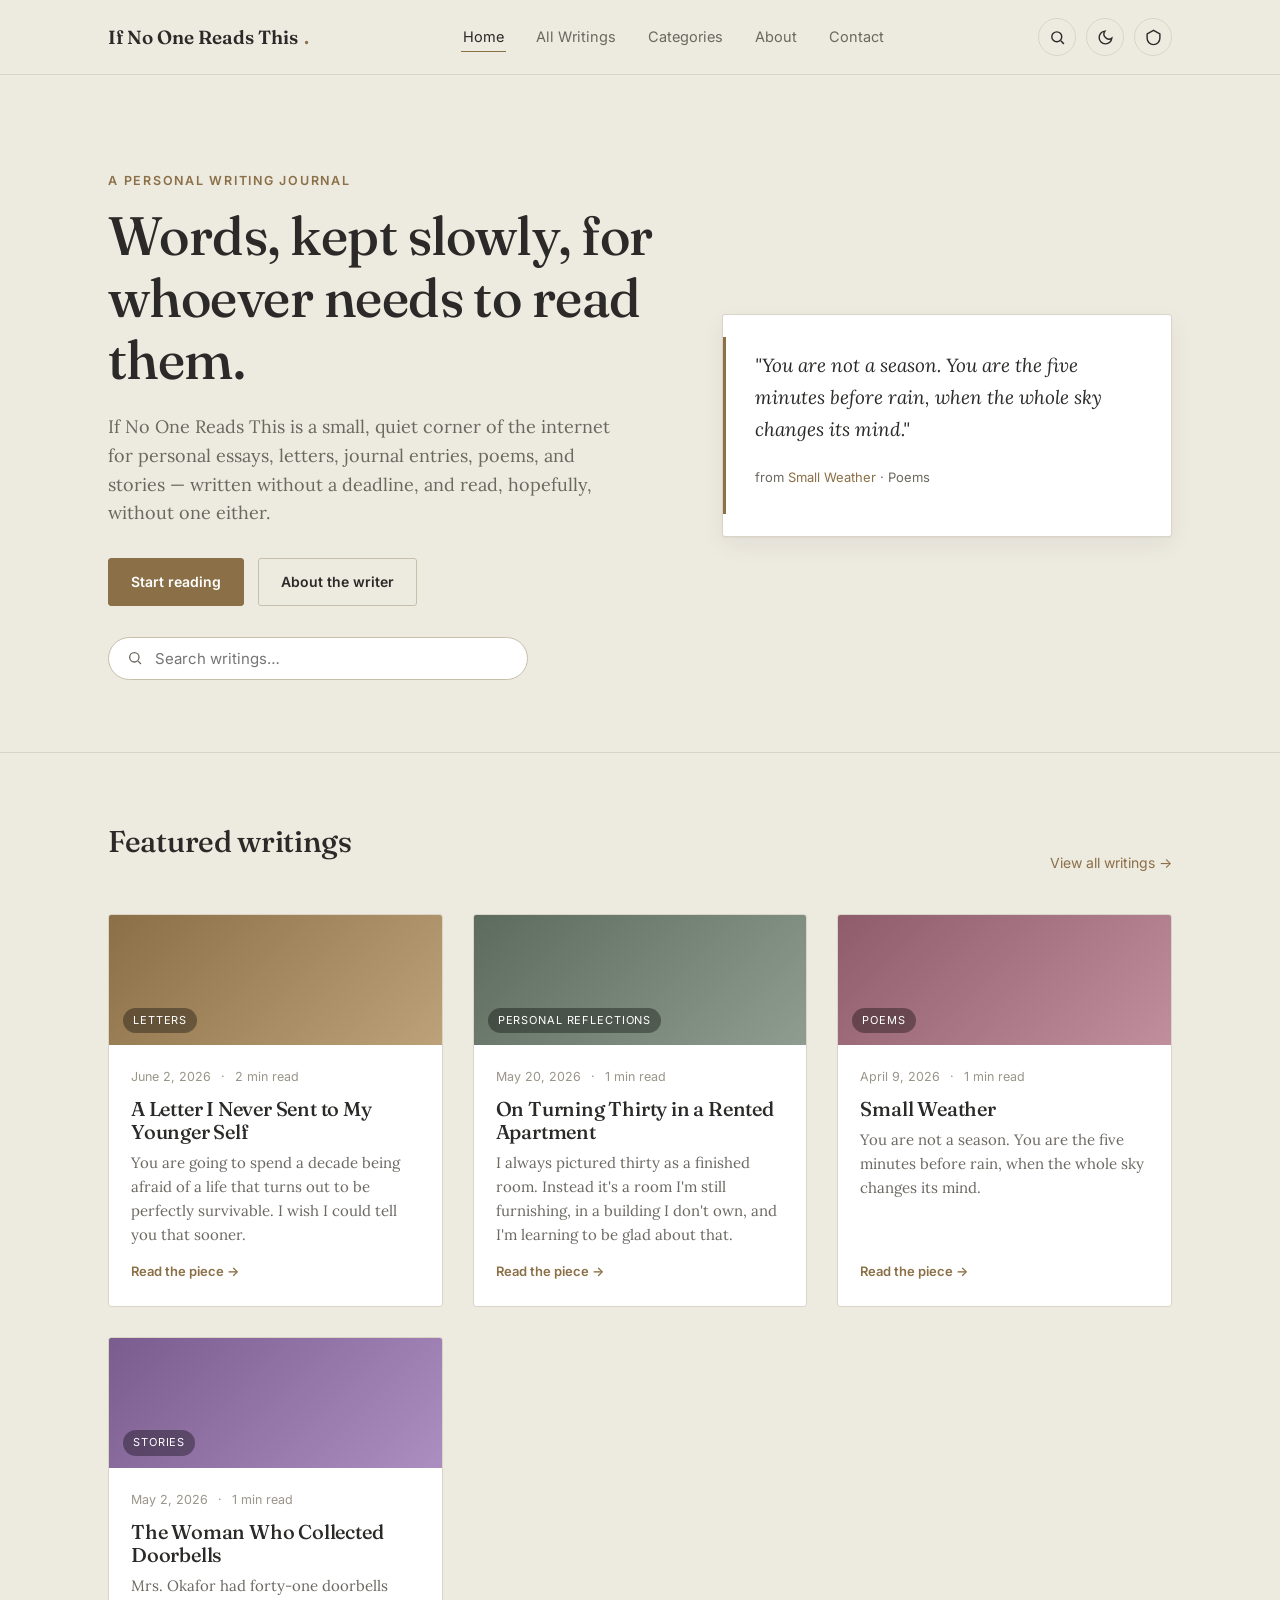
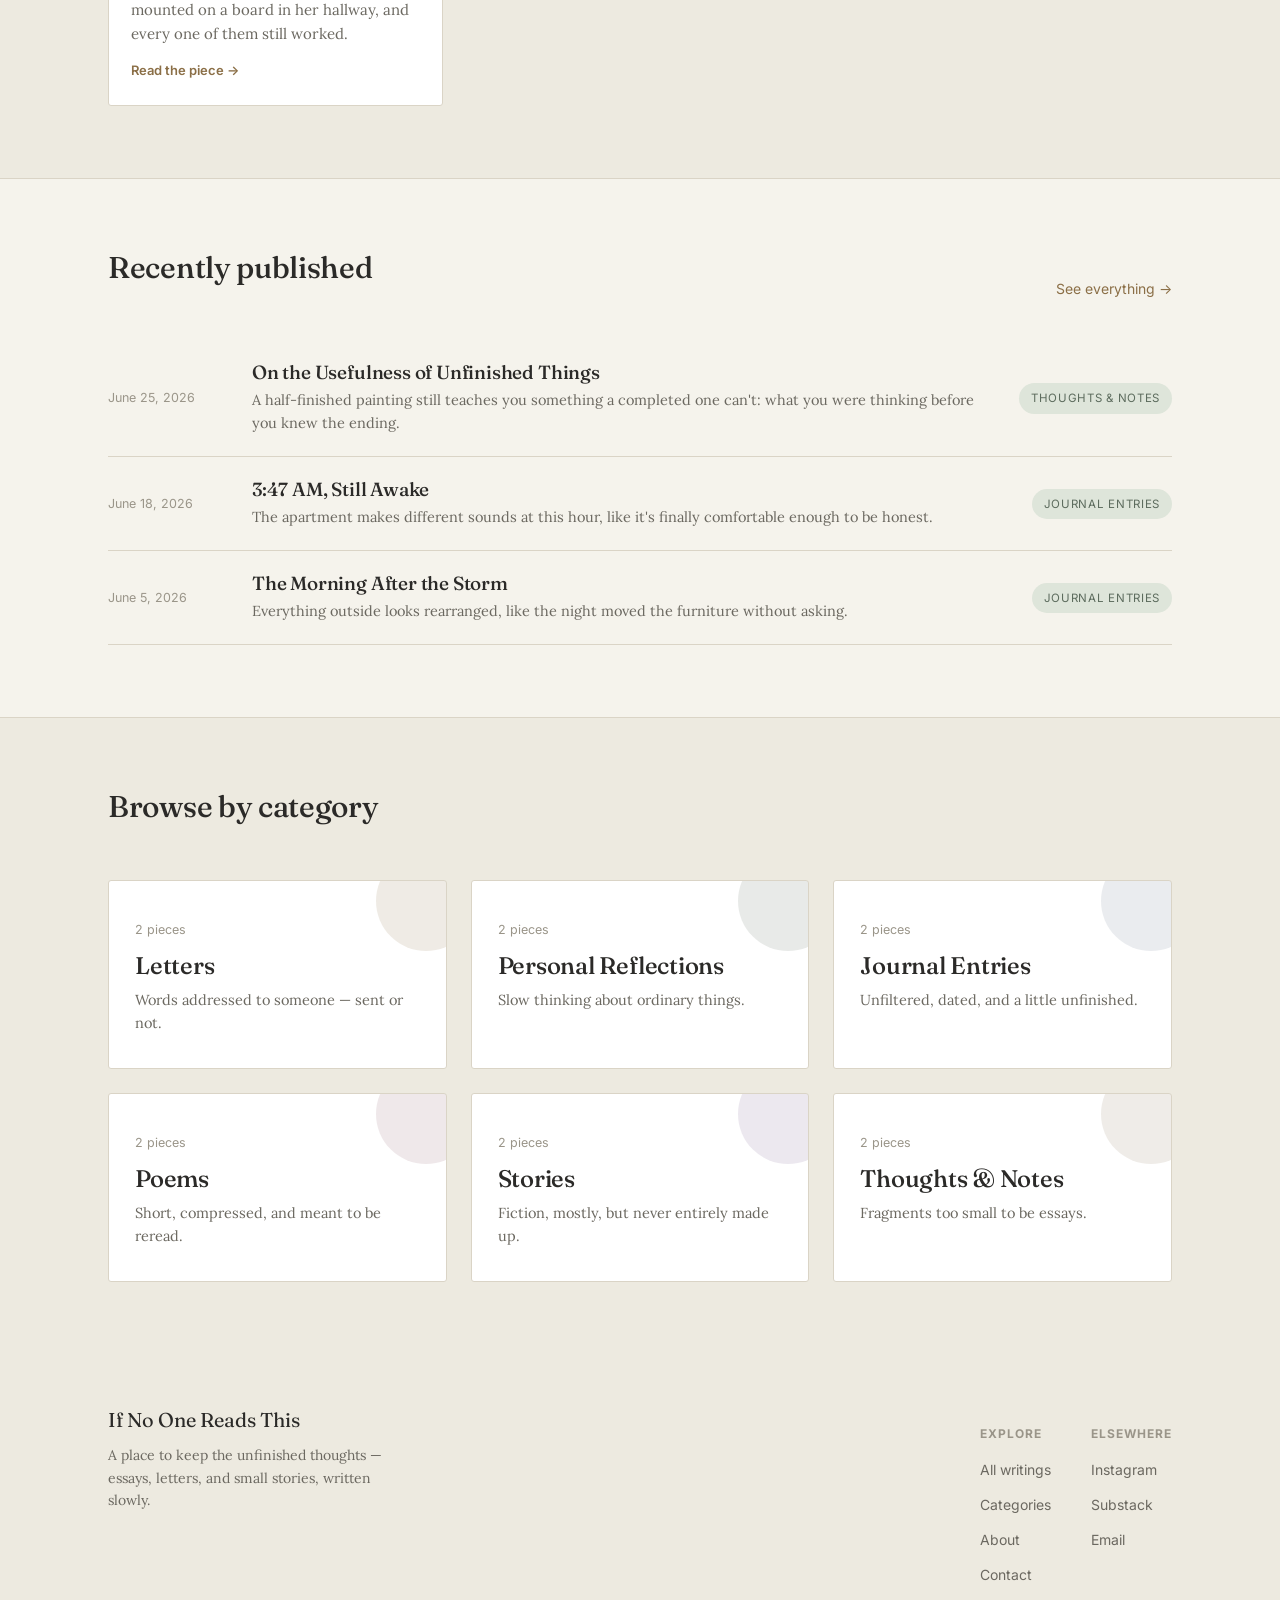
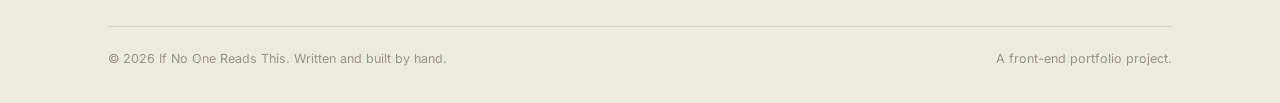
<file: index.html>
<!DOCTYPE html>
<html lang="en" data-theme="light">
<head>
<meta charset="UTF-8">
<meta name="viewport" content="width=device-width, initial-scale=1.0">
<title id="doc-title">If No One Reads This — a place to keep the unfinished thoughts</title>
<meta id="doc-desc" name="description" content="A personal writing sanctuary of essays, letters, journal entries, poems, and stories.">
<link rel="preconnect" href="https://fonts.googleapis.com">
<link rel="preconnect" href="https://fonts.gstatic.com" crossorigin>
<link href="https://fonts.googleapis.com/css2?family=Fraunces:ital,opsz,wght@0,9..144,300;0,9..144,400;0,9..144,500;0,9..144,600;1,9..144,400;1,9..144,500&family=Lora:ital,wght@0,400;0,500;0,600;1,400&family=Inter:wght@400;500;600&display=swap" rel="stylesheet">
<link rel="stylesheet" href="styles.css">
</head>
<body>

<div id="loading-screen">
  <div class="loader-mark">If No One Reads This</div>
  <div class="loader-bar"></div>
</div>

<a href="#main" class="skip-link">Skip to content</a>
<div id="top-thread" aria-hidden="true"></div>

<header class="site-header">
  <nav class="nav" aria-label="Primary">
    <a href="#/" class="brand">If No One Reads This<span class="dot">.</span></a>
    <ul class="nav-links" id="nav-links">
      <li><a href="#/" data-route="/">Home</a></li>
      <li><a href="#/writings" data-route="/writings">All Writings</a></li>
      <li><a href="#/categories" data-route="/categories">Categories</a></li>
      <li><a href="#/about" data-route="/about">About</a></li>
      <li><a href="#/contact" data-route="/contact">Contact</a></li>
    </ul>
    <div class="nav-actions">
      <button class="icon-btn" id="search-open" aria-label="Search writings">
        <svg viewBox="0 0 24 24" fill="none" stroke="currentColor" stroke-width="2"><circle cx="11" cy="11" r="7"/><line x1="21" y1="21" x2="16.65" y2="16.65"/></svg>
      </button>
      <button class="icon-btn" id="theme-toggle" aria-label="Toggle dark mode">
        <svg id="theme-icon" viewBox="0 0 24 24" fill="none" stroke="currentColor" stroke-width="2"><path d="M21 12.79A9 9 0 1 1 11.21 3 7 7 0 0 0 21 12.79z"/></svg>
      </button>
      <a class="icon-btn" href="admin.html" id="admin-link" aria-label="Admin dashboard" title="Admin dashboard">
        <svg viewBox="0 0 24 24" fill="none" stroke="currentColor" stroke-width="2"><path d="M12 2 3 7v6c0 5 4 9 9 9s9-4 9-9V7z"/></svg>
      </a>
      <button class="icon-btn nav-toggle" id="menu-toggle" aria-label="Open menu" aria-expanded="false">
        <svg viewBox="0 0 24 24" fill="none" stroke="currentColor" stroke-width="2"><line x1="3" y1="6" x2="21" y2="6"/><line x1="3" y1="12" x2="21" y2="12"/><line x1="3" y1="18" x2="21" y2="18"/></svg>
      </button>
    </div>
  </nav>
</header>

<main id="main" tabindex="-1"></main>

<footer class="site-footer">
  <div class="wrap">
    <div class="footer-grid">
      <div>
        <div class="footer-brand">If No One Reads This</div>
        <p class="footer-tag">A place to keep the unfinished thoughts — essays, letters, and small stories, written slowly.</p>
      </div>
      <div class="footer-links">
        <div>
          <h5>Explore</h5>
          <ul>
            <li><a href="#/writings">All writings</a></li>
            <li><a href="#/categories">Categories</a></li>
            <li><a href="#/about">About</a></li>
            <li><a href="#/contact">Contact</a></li>
          </ul>
        </div>
        <div>
          <h5>Elsewhere</h5>
          <ul>
            <li><a href="https://www.instagram.com/ixxvimmv?igsh=MXBkaDZucDBuYzFyOQ==" target="_blank" rel="noopener">Instagram</a></li>
            <li><a href="https://substack.com/@reponoir" target="_blank" rel="noopener">Substack</a></li>
            <li><a href="mailto:bernardocathlynn@gmail.com">Email</a></li>
          </ul>
        </div>
      </div>
    </div>
    <div class="footer-bottom">
      <span>© <span id="year"></span> If No One Reads This. Written and built by hand.</span>
      <span>A front-end portfolio project.</span>
    </div>
  </div>
</footer>

<button id="back-to-top" aria-label="Back to top">
  <svg viewBox="0 0 24 24" fill="none" stroke="currentColor" stroke-width="2"><line x1="12" y1="19" x2="12" y2="5"/><polyline points="5 12 12 5 19 12"/></svg>
</button>

<div id="search-overlay" role="dialog" aria-modal="true" aria-label="Search writings">
  <button class="icon-btn search-close" id="search-close" aria-label="Close search">
    <svg viewBox="0 0 24 24" fill="none" stroke="currentColor" stroke-width="2"><line x1="18" y1="6" x2="6" y2="18"/><line x1="6" y1="6" x2="18" y2="18"/></svg>
  </button>
  <div class="search-panel">
    <div class="search-box">
      <svg viewBox="0 0 24 24" fill="none" stroke="currentColor" stroke-width="2"><circle cx="11" cy="11" r="7"/><line x1="21" y1="21" x2="16.65" y2="16.65"/></svg>
      <input type="text" id="search-input" placeholder="Search by title, tag, or word…" aria-label="Search writings">
    </div>
    <div id="search-results"></div>
  </div>
</div>

<div id="toast"></div>

<script src="data.js"></script>
<script>
CMS.init();

/* ===================================================================
   HELPERS
=================================================================== */
function cat(slug){ return CMS.getCategory(slug) || { slug, name: "Uncategorized", color: "#999" }; }
function tagObj(slug){ return CMS.getTag(slug) || { slug, name: slug }; }
function fmtDate(iso){
  const d = new Date(iso);
  return d.toLocaleDateString('en-US', { month:'long', day:'numeric', year:'numeric' });
}
function sortedByDateDesc(list){ return [...list].sort((a,b) => new Date(b.publishDate) - new Date(a.publishDate)); }
function sortedByDateAsc(list){ return [...list].sort((a,b) => new Date(a.publishDate) - new Date(b.publishDate)); }
function escapeHtml(str){
  return String(str).replace(/[&<>"']/g, c => ({'&':'&amp;','<':'&lt;','>':'&gt;','"':'&quot;',"'":'&#39;'}[c]));
}
function coverStyle(post){
  const c = cat(post.category);
  return post.coverImage
    ? `background-image:url('${post.coverImage}'); background-size:cover; background-position:center;`
    : `background: linear-gradient(135deg, ${c.color}, ${shade(c.color)});`;
}
function shade(hex){
  // lighten a hex color a bit for the gradient
  try{
    const n = parseInt(hex.slice(1),16);
    let r=(n>>16)+50, g=((n>>8)&0xff)+50, b=(n&0xff)+50;
    r=Math.min(255,r); g=Math.min(255,g); b=Math.min(255,b);
    return `rgb(${r},${g},${b})`;
  }catch(e){ return hex; }
}
function cardHTML(post){
  const c = cat(post.category);
  return `<a class="card" href="#/post/${post.slug}" data-reveal-card>
    <div class="card-cover" style="${coverStyle(post)}"><span class="cat-tag">${c.name}</span></div>
    <div class="card-body">
      <div class="card-meta"><span>${fmtDate(post.publishDate)}</span><span>·</span><span>${CMS.readingTime(post.content)} min read</span></div>
      <h3>${post.title}</h3>
      <p class="excerpt">${post.excerpt}</p>
      <span class="read-more">Read the piece →</span>
    </div>
  </a>`;
}
function rowHTML(post){
  const c = cat(post.category);
  return `<a class="row-item" href="#/post/${post.slug}" data-reveal-row>
    <span class="row-date">${fmtDate(post.publishDate)}</span>
    <span>
      <h3>${post.title}</h3>
      <p class="excerpt">${post.excerpt}</p>
    </span>
    <span class="row-cat">${c.name}</span>
  </a>`;
}

/* ===================================================================
   ROUTER
=================================================================== */
const routes = {};
function route(pattern, handler){ routes[pattern] = handler; }
function matchRoute(path){
  for (const pattern in routes){
    const parts = pattern.split('/').filter(Boolean);
    const pathParts = path.split('/').filter(Boolean);
    if (parts.length !== pathParts.length) continue;
    const params = {};
    let ok = true;
    for (let i=0;i<parts.length;i++){
      if (parts[i].startsWith(':')) params[parts[i].slice(1)] = decodeURIComponent(pathParts[i]);
      else if (parts[i] !== pathParts[i]) { ok = false; break; }
    }
    if (ok) return { handler: routes[pattern], params };
  }
  return null;
}
let currentQuery = {};
function getQuery(){
  const q = location.hash.split('?')[1];
  const params = {};
  if (q) new URLSearchParams(q).forEach((v,k) => params[k] = v);
  return params;
}
function render(){
  const full = location.hash.replace(/^#/, '') || '/';
  const hash = full.split('?')[0] || '/';
  currentQuery = getQuery();
  const main = document.getElementById('main');
  const match = matchRoute(hash);
  main.classList.remove('page-enter');
  document.getElementById('doc-title').textContent = "If No One Reads This — a place to keep the unfinished thoughts";
  document.getElementById('doc-desc').setAttribute('content','A personal writing sanctuary of essays, letters, journal entries, poems, and stories.');
  main.innerHTML = match ? match.handler(match.params) : view404();
  void main.offsetWidth;
  main.classList.add('page-enter');
  window.scrollTo({ top: 0, behavior: 'auto' });
  updateActiveNav(hash);
  wireDynamic();
  setupReveal();
  updateTopThread();
  document.getElementById('nav-links').classList.remove('open');
  document.getElementById('menu-toggle').setAttribute('aria-expanded','false');
}
function updateActiveNav(hash){
  const base = '/' + (hash.split('/')[1] || '');
  document.querySelectorAll('.nav-links a').forEach(a => {
    a.classList.toggle('active', a.dataset.route === base || (base === '/' && a.dataset.route === '/'));
  });
}

/* ===================================================================
   VIEWS
=================================================================== */
function viewHome(){
  const posts = CMS.getPublishedPosts();
  const featured = posts.filter(p => p.featured);
  const recent = sortedByDateDesc(posts).slice(0,3);
  const spot = featured[Math.floor(Math.random()*featured.length)] || posts[0];
  const cats = CMS.getCategories();
  if (!posts.length) return `<section class="section"><div class="wrap"><div class="empty-state">No writings have been published yet. Check back soon.</div></div></section>`;
  return `
  <section class="hero">
    <div class="wrap hero-grid">
      <div>
        <p class="eyebrow" data-reveal>A Personal Writing Journal</p>
        <h1 data-reveal>Words, kept slowly, for whoever needs to read them.</h1>
        <p class="lede" data-reveal>If No One Reads This is a small, quiet corner of the internet for personal essays, letters, journal entries, poems, and stories — written without a deadline, and read, hopefully, without one either.</p>
        <div class="hero-cta" data-reveal>
          <a class="btn" href="#/writings">Start reading</a>
          <a class="btn ghost" href="#/about">About the writer</a>
        </div>
        <div class="search-box" style="margin-top:30px; max-width:420px;" data-reveal>
          <svg viewBox="0 0 24 24" fill="none" stroke="currentColor" stroke-width="2"><circle cx="11" cy="11" r="7"/><line x1="21" y1="21" x2="16.65" y2="16.65"/></svg>
          <input type="text" id="home-search" placeholder="Search writings…" aria-label="Search writings">
        </div>
      </div>
      <div class="hero-excerpt" data-reveal>
        <p class="quote-text">"${spot.excerpt}"</p>
        <p class="quote-source">from <a href="#/post/${spot.slug}">${spot.title}</a> · ${cat(spot.category).name}</p>
      </div>
    </div>
  </section>

  ${featured.length ? `
  <section class="section">
    <div class="wrap">
      <div class="section-head">
        <h2>Featured writings</h2>
        <a class="view-all" href="#/writings">View all writings →</a>
      </div>
      <div class="grid-cards">${featured.map(cardHTML).join('')}</div>
    </div>
  </section>` : ''}

  <section class="section alt">
    <div class="wrap">
      <div class="section-head">
        <h2>Recently published</h2>
        <a class="view-all" href="#/writings">See everything →</a>
      </div>
      <div class="row-list">${recent.map(rowHTML).join('')}</div>
    </div>
  </section>

  <section class="section">
    <div class="wrap">
      <div class="section-head"><h2>Browse by category</h2></div>
      <div class="cat-grid">
        ${cats.map(c => `
          <a class="cat-card" href="#/category/${c.slug}" data-reveal>
            <span class="swatch" style="background:${c.color}"></span>
            <span class="cat-count">${posts.filter(p=>p.category===c.slug).length} pieces</span>
            <h3>${c.name}</h3>
            <p>${c.description}</p>
          </a>`).join('')}
      </div>
    </div>
  </section>
  `;
}

function viewAbout(){
  const settings = CMS.getSettings();
  const avatarHtml = settings.aboutPhoto
    ? `<img class="avatar-mark avatar-photo" src="${settings.aboutPhoto}" alt="Portrait of the writer" data-reveal>`
    : `<div class="avatar-mark" data-reveal aria-hidden="true">C</div>`;
  const values = settings.aboutValues || [];
  return `
  <section class="section">
    <div class="wrap">
      <div class="about-hero">
        ${avatarHtml}
        <div data-reveal>
          <p class="eyebrow">${escapeHtml(settings.aboutEyebrow)}</p>
          <h1>${escapeHtml(settings.aboutHeading)}</h1>
          <p class="lede" style="margin-bottom:0;">${escapeHtml(settings.aboutLede)}</p>
        </div>
      </div>
      <div class="prose" data-reveal style="margin-top:40px;">
        ${settings.aboutContent || ''}
      </div>
      <div class="values-grid" data-reveal>
        ${values.map((v,i) => `<div class="value-card"><span class="num">${String(i+1).padStart(2,'0')}</span><h4>${escapeHtml(v.title)}</h4><p>${escapeHtml(v.description)}</p></div>`).join('')}
      </div>
    </div>
  </section>
  `;
}

const PAGE_SIZE = 6;
function viewWritings(){
  const page = parseInt(currentQuery.page || '1', 10);
  const sort = currentQuery.sort || 'newest';
  const catFilter = currentQuery.cat || 'all';
  const tagFilter = currentQuery.tag || '';
  const q = currentQuery.q || '';
  const cats = CMS.getCategories();
  const tags = CMS.getTags();

  return `
  <section class="section">
    <div class="wrap">
      <div class="section-head"><h2>All writings</h2></div>
      <div class="toolbar">
        <div class="search-box">
          <svg viewBox="0 0 24 24" fill="none" stroke="currentColor" stroke-width="2"><circle cx="11" cy="11" r="7"/><line x1="21" y1="21" x2="16.65" y2="16.65"/></svg>
          <input type="text" id="writings-search" placeholder="Search by title or keyword…" value="${escapeHtml(q)}" aria-label="Search writings">
        </div>
        <select class="select-field" id="writings-sort" aria-label="Sort writings">
          <option value="newest" ${sort==='newest'?'selected':''}>Newest first</option>
          <option value="oldest" ${sort==='oldest'?'selected':''}>Oldest first</option>
        </select>
      </div>
      <div class="chip-row" id="writings-filters">
        <button class="chip ${catFilter==='all'?'active':''}" data-filter="all">All</button>
        ${cats.map(c => `<button class="chip ${catFilter===c.slug?'active':''}" data-filter="${c.slug}">${c.name}</button>`).join('')}
      </div>
      <div class="tag-filter-row" id="writings-tag-row">
        <button class="chip ${!tagFilter?'active':''}" data-tag="">All tags</button>
        ${tags.map(t => `<button class="chip ${tagFilter===t.slug?'active':''}" data-tag="${t.slug}">#${t.name}</button>`).join('')}
      </div>
      <div id="writings-list-wrap" style="margin-top:30px;">
        ${renderWritingsList(catFilter, tagFilter, q, sort, page)}
      </div>
    </div>
  </section>
  `;
}
function renderWritingsList(catFilter, tagFilter, q, sort, page){
  let posts = CMS.getPublishedPosts();
  if (catFilter && catFilter !== 'all') posts = posts.filter(p => p.category === catFilter);
  if (tagFilter) posts = posts.filter(p => (p.tags||[]).includes(tagFilter));
  if (q){
    const ql = q.toLowerCase();
    posts = posts.filter(p => (p.title + ' ' + p.excerpt + ' ' + (p.tags||[]).join(' ')).toLowerCase().includes(ql));
  }
  posts = sort === 'oldest' ? sortedByDateAsc(posts) : sortedByDateDesc(posts);
  const total = posts.length;
  const totalPages = Math.max(1, Math.ceil(total / PAGE_SIZE));
  const safePage = Math.min(Math.max(1, page), totalPages);
  const pageItems = posts.slice((safePage-1)*PAGE_SIZE, safePage*PAGE_SIZE);
  if (!total){
    return `<div class="empty-state">No writings match your search. Try a different word, category, or tag.</div>`;
  }
  return `
    <div class="row-list">${pageItems.map(rowHTML).join('')}</div>
    ${renderPagination(safePage, totalPages)}
  `;
}
function renderPagination(page, totalPages){
  if (totalPages <= 1) return '';
  let buttons = '';
  for (let i=1;i<=totalPages;i++){
    buttons += `<button data-page="${i}" class="${i===page?'active':''}">${i}</button>`;
  }
  return `<div class="pagination">
    <button data-page="${page-1}" ${page<=1?'disabled':''} aria-label="Previous page">←</button>
    ${buttons}
    <button data-page="${page+1}" ${page>=totalPages?'disabled':''} aria-label="Next page">→</button>
  </div>`;
}

function viewCategories(){
  const posts = CMS.getPublishedPosts();
  const cats = CMS.getCategories();
  return `
  <section class="section">
    <div class="wrap">
      <div class="section-head"><h2>Categories</h2></div>
      <p class="lede" style="margin-bottom:40px;" data-reveal>Every piece on If No One Reads This lives in one of a few rooms. Wander into whichever one matches your mood.</p>
      <div class="cat-grid">
        ${cats.map(c => `
          <a class="cat-card" href="#/category/${c.slug}" data-reveal>
            <span class="swatch" style="background:${c.color}"></span>
            <span class="cat-count">${posts.filter(p=>p.category===c.slug).length} pieces</span>
            <h3>${c.name}</h3>
            <p>${c.description}</p>
          </a>`).join('')}
      </div>
    </div>
  </section>
  `;
}

function viewCategory(params){
  const c = CMS.getCategory(params.slug);
  if (!c) return view404();
  const list = sortedByDateDesc(CMS.getPublishedPosts().filter(p => p.category === params.slug));
  return `
  <section class="section">
    <div class="wrap">
      <p class="eyebrow" data-reveal>Category</p>
      <div class="section-head">
        <h2>${c.name}</h2>
        <a class="view-all" href="#/categories">All categories →</a>
      </div>
      <p class="lede" data-reveal style="margin-bottom:36px;">${c.description}</p>
      ${list.length ? `<div class="row-list">${list.map(rowHTML).join('')}</div>` : `<div class="empty-state">Nothing published in this category yet.</div>`}
    </div>
  </section>
  `;
}

function relatedPosts(post, all){
  const others = all.filter(p => p.id !== post.id);
  const scored = others.map(p => {
    let score = 0;
    if (p.category === post.category) score += 2;
    score += (p.tags||[]).filter(t => (post.tags||[]).includes(t)).length;
    return { p, score };
  }).filter(x => x.score > 0);
  scored.sort((a,b) => b.score - a.score || new Date(b.p.publishDate) - new Date(a.p.publishDate));
  return scored.slice(0,3).map(x => x.p);
}

function viewPost(params){
  const post = CMS.getPostBySlug(params.slug);
  const isPublished = post && post.status === 'published' && new Date(post.publishDate) <= new Date();
  if (!post || !isPublished) return view404();
  const c = cat(post.category);
  const all = sortedByDateDesc(CMS.getPublishedPosts());
  const idx = all.findIndex(p => p.slug === post.slug);
  const prev = all[idx+1];
  const next = all[idx-1];
  const related = relatedPosts(post, all);
  const showUpdated = post.updatedAt && new Date(post.updatedAt) - new Date(post.publishDate) > 1000*60*60*24;

  document.getElementById('doc-title').textContent = (post.seoTitle || post.title) + " — If No One Reads This";
  document.getElementById('doc-desc').setAttribute('content', post.metaDescription || post.excerpt || '');
  CMS.recordView(post.slug);
  const viewCount = CMS.getViewsForPost(post.slug);

  return `
  <article>
    <div class="post-hero">
      <div class="wrap">
        <p class="eyebrow" data-reveal>${c.name}</p>
        <div class="post-meta-row" data-reveal>
          <span>${fmtDate(post.publishDate)}</span><span class="sep">·</span><span>${CMS.readingTime(post.content)} min read</span>
          ${showUpdated ? `<span class="sep">·</span><span class="updated-note">Updated ${fmtDate(post.updatedAt)}</span>` : ''}
          <span class="sep">·</span><span>${viewCount.toLocaleString()} view${viewCount===1?'':'s'}</span>
        </div>
        <h1 data-reveal>${post.title}</h1>
        ${post.subtitle ? `<p class="subtitle" data-reveal>${post.subtitle}</p>` : ''}
        <div class="post-tags" data-reveal>${(post.tags||[]).map(t => `<a class="tag-pill" href="#/writings?tag=${t}">${tagObj(t).name}</a>`).join('')}</div>
      </div>
      ${post.coverImage ? `<div class="wrap"><div class="post-cover" style="background-image:url('${post.coverImage}');background-size:cover;background-position:center;" data-reveal></div></div>` : ''}
    </div>

    <div class="post-layout">
      <div class="ribbon-col">
        <div class="ribbon-track"><div class="ribbon-fill" id="ribbon-fill"></div></div>
      </div>
      <div>
        <div class="article-body" id="article-body">${post.content}</div>

        ${post.footer ? `<div class="post-footer" data-reveal>${post.footer}</div>` : ''}

        <div class="share-row" id="share-row">
          <span>Share this piece</span>
          <button class="share-btn" data-share="native" aria-label="Share…" title="Share…" id="native-share-btn" style="display:none;"><svg viewBox="0 0 24 24" fill="none" stroke="currentColor" stroke-width="2"><circle cx="18" cy="5" r="3"/><circle cx="6" cy="12" r="3"/><circle cx="18" cy="19" r="3"/><line x1="8.6" y1="10.5" x2="15.4" y2="6.5"/><line x1="8.6" y1="13.5" x2="15.4" y2="17.5"/></svg></button>
          <button class="share-btn" data-share="twitter" aria-label="Share on X"><svg viewBox="0 0 24 24" fill="currentColor"><path d="M18.9 2H22l-7.6 8.7L23.3 22h-7l-5.5-7.2L4.5 22H1.3l8.1-9.3L1 2h7.2l5 6.6L18.9 2zm-1.2 18h1.7L7.4 4H5.6l12.1 16z"/></svg></button>
          <button class="share-btn" data-share="facebook" aria-label="Share on Facebook"><svg viewBox="0 0 24 24" fill="currentColor"><path d="M13.5 21v-8.4h2.8l.4-3.3h-3.2V7.1c0-.9.3-1.6 1.6-1.6h1.7V2.5C16.5 2.4 15.4 2.3 14.2 2.3c-2.6 0-4.4 1.6-4.4 4.5v2.5H7v3.3h2.8V21h3.7z"/></svg></button>
          <button class="share-btn" data-share="whatsapp" aria-label="Share on WhatsApp"><svg viewBox="0 0 24 24" fill="currentColor"><path d="M17.5 14.4c-.3-.1-1.7-.9-2-1-.3-.1-.5-.1-.7.1-.2.3-.8 1-.9 1.1-.2.2-.3.2-.6.1-.3-.1-1.2-.5-2.3-1.5-.9-.8-1.4-1.7-1.6-2-.2-.3 0-.5.1-.6.1-.1.3-.3.4-.5.1-.1.2-.3.3-.4.1-.2 0-.4 0-.5C10.1 9 9.6 7.8 9.4 7.3c-.2-.5-.4-.4-.6-.4h-.5c-.2 0-.5.1-.7.3-.3.3-1 1-1 2.4s1 2.8 1.2 3c.1.2 2 3 4.8 4.3.7.3 1.2.5 1.6.6.7.2 1.3.2 1.8.1.5-.1 1.7-.7 2-1.4.2-.7.2-1.2.1-1.4-.1-.1-.3-.2-.6-.3z"/><path d="M12 2C6.5 2 2 6.5 2 12c0 1.9.5 3.6 1.4 5.1L2 22l5.1-1.3C8.5 21.5 10.2 22 12 22c5.5 0 10-4.5 10-10S17.5 2 12 2zm0 18.3c-1.6 0-3.1-.4-4.5-1.2l-.3-.2-3.3.9.9-3.2-.2-.3C3.7 14.9 3.2 13.5 3.2 12 3.2 7.2 7.2 3.2 12 3.2S20.8 7.2 20.8 12 16.8 20.3 12 20.3z"/></svg></button>
          <button class="share-btn" data-share="instagram" aria-label="Share to Instagram"><svg viewBox="0 0 24 24" fill="none" stroke="currentColor" stroke-width="2"><rect x="2" y="2" width="20" height="20" rx="5"/><circle cx="12" cy="12" r="4"/><circle cx="17.5" cy="6.5" r="1" fill="currentColor" stroke="none"/></svg></button>
          <button class="share-btn" data-share="linkedin" aria-label="Share on LinkedIn"><svg viewBox="0 0 24 24" fill="currentColor"><path d="M4.98 3.5a2.5 2.5 0 1 1 0 5 2.5 2.5 0 0 1 0-5zM3 9h4v12H3V9zm7 0h3.8v1.7h.05c.53-.95 1.83-1.95 3.77-1.95 4.03 0 4.78 2.5 4.78 5.75V21h-4v-5.85c0-1.4-.03-3.2-1.95-3.2-1.95 0-2.25 1.5-2.25 3.1V21h-4V9z"/></svg></button>
          <button class="share-btn" data-share="pinterest" aria-label="Share on Pinterest"><svg viewBox="0 0 24 24" fill="currentColor"><path d="M12 2C6.5 2 2 6.5 2 12c0 4.2 2.6 7.8 6.3 9.3-.1-.8-.2-2 0-2.9.2-.8 1.3-5.6 1.3-5.6s-.3-.7-.3-1.6c0-1.5.9-2.7 2-2.7.9 0 1.4.7 1.4 1.6 0 .9-.6 2.3-.9 3.6-.3 1.1.5 2 1.6 2 1.9 0 3.2-2.4 3.2-5.3 0-2.2-1.5-3.8-4.2-3.8-3 0-4.9 2.3-4.9 4.8 0 .9.3 1.5.7 2 .1.2.2.3.1.5l-.2 1c-.1.2-.2.3-.5.2-1.3-.5-1.9-2-1.9-3.6 0-2.7 2.3-5.9 6.8-5.9 3.6 0 6 2.6 6 5.5 0 3.7-2.1 6.5-5.1 6.5-1 0-2-.6-2.3-1.2l-.7 2.5c-.2.9-.7 1.9-1.2 2.6.9.3 1.9.4 2.9.4 5.5 0 10-4.5 10-10S17.5 2 12 2z"/></svg></button>
          <button class="share-btn" data-share="telegram" aria-label="Share on Telegram"><svg viewBox="0 0 24 24" fill="currentColor"><path d="M21.9 4.3 2.7 11.8c-1.3.5-1.3 1.2-.2 1.5l4.9 1.5 1.9 5.8c.2.6.4.8.9.8.4 0 .6-.2.9-.5l2.3-2.2 4.8 3.5c.9.5 1.5.2 1.7-.8l3.1-14.5c.3-1.3-.4-1.9-1.1-1.6zM8.3 14.3l9.6-6c.4-.3.8-.1.5.2l-8.1 7.3-.3 3.2-1.4-4.2z"/></svg></button>
          <button class="share-btn" data-share="email" aria-label="Share via Email"><svg viewBox="0 0 24 24" fill="none" stroke="currentColor" stroke-width="2"><rect x="2" y="4" width="20" height="16" rx="2"/><polyline points="2 7 12 13 22 7"/></svg></button>
          <button class="share-btn" data-share="copy" aria-label="Copy link"><svg viewBox="0 0 24 24" fill="none" stroke="currentColor" stroke-width="2"><path d="M10 13a5 5 0 0 0 7.07 0l2.83-2.83a5 5 0 0 0-7.07-7.07l-1.5 1.5"/><path d="M14 11a5 5 0 0 0-7.07 0L4.1 13.83a5 5 0 0 0 7.07 7.07l1.5-1.5"/></svg></button>
          <span id="copy-note" style="display:none;color:var(--accent-2);font-family:var(--sans);font-size:13px;"></span>
        </div>

        <div class="post-nav">
          ${prev ? `<a href="#/post/${prev.slug}"><div class="dir">← Previous</div><div>${prev.title}</div></a>` : `<div></div>`}
          ${next ? `<a href="#/post/${next.slug}" class="next"><div class="dir">Next →</div><div>${next.title}</div></a>` : `<div></div>`}
        </div>
      </div>
    </div>

    ${related.length ? `
    <div class="related-section">
      <h2>Related writings</h2>
      <div class="grid-cards">${related.map(cardHTML).join('')}</div>
    </div>` : ''}
  </article>
  `;
}

function viewContact(){
  return `
  <section class="section">
    <div class="wrap">
      <p class="eyebrow" data-reveal>Get in touch</p>
      <h1 data-reveal style="margin-bottom:14px;">Say hello.</h1>
      <p class="lede" data-reveal style="margin-bottom:50px;">Whether it's a piece that stayed with you, a correction, or just a thought you want to share — I read every message myself.</p>
      <div class="contact-grid">
        <div data-reveal>
          <form id="contact-form">
            <div class="form-field"><label for="cf-name">Name</label><input id="cf-name" type="text" required placeholder="Your name"></div>
            <div class="form-field"><label for="cf-email">Email</label><input id="cf-email" type="email" required placeholder="you@example.com"></div>
            <div class="form-field"><label for="cf-message">Message</label><textarea id="cf-message" required placeholder="What's on your mind?"></textarea></div>
            <button class="btn" type="submit">Send message</button>
            <div class="form-success" id="contact-success">Thank you — your message has been noted. (This form is a design placeholder; no messages are actually sent.)</div>
          </form>
        </div>
        <div data-reveal>
          <h3 style="font-size:20px;">Find me elsewhere</h3>
          <div class="social-list">
            <a href="mailto:bernardocathlynn@gmail.com">✉️ bernardocathlynn@gmail.com</a>
            <a href="https://www.instagram.com/ixxvimmv?igsh=MXBkaDZucDBuYzFyOQ==" target="_blank" rel="noopener">📷 Instagram</a>
            <a href="https://substack.com/@reponoir" target="_blank" rel="noopener">📚 Substack</a>
          </div>
          <p class="lede" style="margin-top:32px; font-size:15px;">I try to reply within a week.</p>
        </div>
      </div>
    </div>
  </section>
  `;
}

function view404(){
  return `
  <section class="page-404">
    <div class="wrap">
      <div class="big">404</div>
      <h1>This page hasn't been written yet.</h1>
      <p class="lede" style="margin:0 auto 30px;">The piece you're looking for doesn't exist, was unpublished, or was never more than a draft.</p>
      <a class="btn" href="#/">Back to the desk</a>
    </div>
  </section>
  `;
}

route('/', viewHome);
route('/about', viewAbout);
route('/writings', viewWritings);
route('/categories', viewCategories);
route('/category/:slug', viewCategory);
route('/post/:slug', viewPost);
route('/contact', viewContact);

/* ===================================================================
   DYNAMIC WIRING
=================================================================== */
function goWritings(overrides){
  const q = Object.assign({ page:'1', sort:'newest', cat:'all', tag:'', q:'' }, currentQuery, overrides);
  const params = new URLSearchParams();
  if (q.q) params.set('q', q.q);
  if (q.sort && q.sort !== 'newest') params.set('sort', q.sort);
  if (q.cat && q.cat !== 'all') params.set('cat', q.cat);
  if (q.tag) params.set('tag', q.tag);
  if (q.page && q.page !== '1') params.set('page', q.page);
  const qs = params.toString();
  location.hash = '/writings' + (qs ? '?' + qs : '');
}

function wireDynamic(){
  const searchInput = document.getElementById('writings-search');
  if (searchInput){
    let t;
    searchInput.addEventListener('input', () => {
      clearTimeout(t);
      t = setTimeout(() => goWritings({ q: searchInput.value, page: '1' }), 250);
    });
    document.getElementById('writings-sort').addEventListener('change', e => goWritings({ sort: e.target.value, page:'1' }));
    document.querySelectorAll('#writings-filters .chip').forEach(chip => {
      chip.addEventListener('click', () => goWritings({ cat: chip.dataset.filter, page:'1' }));
    });
    document.querySelectorAll('#writings-tag-row .chip').forEach(chip => {
      chip.addEventListener('click', () => goWritings({ tag: chip.dataset.tag, page:'1' }));
    });
    document.getElementById('writings-list-wrap').addEventListener('click', e => {
      const btn = e.target.closest('button[data-page]');
      if (btn && !btn.disabled) goWritings({ page: btn.dataset.page });
    });
  }
  const homeSearch = document.getElementById('home-search');
  if (homeSearch){
    homeSearch.addEventListener('keydown', e => {
      if (e.key === 'Enter'){ location.hash = '/writings?q=' + encodeURIComponent(homeSearch.value); }
    });
  }

  const contactForm = document.getElementById('contact-form');
  if (contactForm){
    contactForm.addEventListener('submit', e => {
      e.preventDefault();
      document.getElementById('contact-success').classList.add('show');
      contactForm.reset();
    });
  }

  const ribbon = document.getElementById('ribbon-fill');
  const articleBody = document.getElementById('article-body');
  if (ribbon && articleBody){
    function updateRibbon(){
      const rect = articleBody.getBoundingClientRect();
      const total = rect.height - window.innerHeight * 0.4;
      const scrolled = Math.min(Math.max(-rect.top, 0), Math.max(total,1));
      const pct = total > 0 ? (scrolled / total) * 100 : 100;
      ribbon.style.height = Math.min(100, Math.max(0, pct)) + '%';
    }
    document.addEventListener('scroll', updateRibbon, { passive:true });
    updateRibbon();
  }
  const nativeShareBtn = document.getElementById('native-share-btn');
  if (nativeShareBtn && navigator.share){
    nativeShareBtn.style.display = '';
  }
  document.querySelectorAll('[data-share]').forEach(btn => {
    btn.addEventListener('click', () => {
      const rawUrl = location.href;
      const url = encodeURIComponent(rawUrl);
      const rawTitle = document.querySelector('.post-hero h1')?.textContent || 'If No One Reads This';
      const title = encodeURIComponent(rawTitle);
      const kind = btn.dataset.share;
      const note = document.getElementById('copy-note');
      function showNote(text, ms){
        note.textContent = text;
        note.style.display = 'inline';
        clearTimeout(note.__t);
        note.__t = setTimeout(() => note.style.display = 'none', ms || 3200);
      }
      function copyLink(){
        navigator.clipboard?.writeText(rawUrl);
      }

      if (kind === 'copy'){
        copyLink();
        showNote('Link copied.', 2200);
        return;
      }
      if (kind === 'native'){
        navigator.share({ title: rawTitle, url: rawUrl }).catch(() => {});
        return;
      }
      if (kind === 'instagram'){
        // Instagram has no public web share URL — the honest options are the
        // OS share sheet (mobile, lets someone pick Instagram Story/DM themselves)
        // or copying the link to paste in manually.
        if (navigator.share){
          navigator.share({ title: rawTitle, url: rawUrl }).catch(() => {});
        } else {
          copyLink();
          showNote('Link copied — open Instagram and paste it into your Story or a Direct Message.', 5000);
        }
        return;
      }
      if (kind === 'email'){
        window.location.href = `mailto:?subject=${title}&body=${encodeURIComponent(rawTitle + '\n\n' + rawUrl)}`;
        return;
      }
      const shareUrls = {
        twitter: `https://twitter.com/intent/tweet?text=${title}&url=${url}`,
        facebook: `https://www.facebook.com/sharer/sharer.php?u=${url}`,
        whatsapp: `https://wa.me/?text=${title}%20${url}`,
        linkedin: `https://www.linkedin.com/sharing/share-offsite/?url=${url}`,
        pinterest: `https://pinterest.com/pin/create/button/?url=${url}&description=${title}`,
        telegram: `https://t.me/share/url?url=${url}&text=${title}`,
      };
      if (shareUrls[kind]) window.open(shareUrls[kind], '_blank', 'noopener,width=600,height=500');
    });
  });
}

/* ===================================================================
   SCROLL REVEAL
=================================================================== */
let revealObserver;
function setupReveal(){
  const reduced = window.matchMedia('(prefers-reduced-motion: reduce)').matches;
  const targets = document.querySelectorAll('[data-reveal], .card:not(.in-view), .row-item:not(.in-view)');
  if (reduced){ targets.forEach(t => t.classList.add('in-view')); return; }
  if (revealObserver) revealObserver.disconnect();
  revealObserver = new IntersectionObserver(entries => {
    entries.forEach(entry => {
      if (entry.isIntersecting){ entry.target.classList.add('in-view'); revealObserver.unobserve(entry.target); }
    });
  }, { threshold: 0.12 });
  targets.forEach(t => revealObserver.observe(t));
}

function updateTopThread(){
  const thread = document.getElementById('top-thread');
  function onScroll(){
    const h = document.documentElement;
    const scrollTop = h.scrollTop || document.body.scrollTop;
    const height = h.scrollHeight - h.clientHeight;
    const pct = height > 0 ? (scrollTop / height) * 100 : 0;
    thread.style.width = pct + '%';
  }
  document.removeEventListener('scroll', window.__threadHandler || (()=>{}));
  window.__threadHandler = onScroll;
  document.addEventListener('scroll', onScroll, { passive:true });
  onScroll();
}

/* ===================================================================
   GLOBAL UI
=================================================================== */
function initTheme(){
  const saved = localStorage.getItem('inrt-theme');
  const prefersDark = window.matchMedia('(prefers-color-scheme: dark)').matches;
  const theme = saved || (prefersDark ? 'dark' : 'light');
  document.documentElement.setAttribute('data-theme', theme);
  updateThemeIcon(theme);
}
function updateThemeIcon(theme){
  const icon = document.getElementById('theme-icon');
  icon.innerHTML = theme === 'dark'
    ? '<circle cx="12" cy="12" r="5"/><line x1="12" y1="1" x2="12" y2="3"/><line x1="12" y1="21" x2="12" y2="23"/><line x1="4.22" y1="4.22" x2="5.64" y2="5.64"/><line x1="18.36" y1="18.36" x2="19.78" y2="19.78"/><line x1="1" y1="12" x2="3" y2="12"/><line x1="21" y1="12" x2="23" y2="12"/><line x1="4.22" y1="19.78" x2="5.64" y2="18.36"/><line x1="18.36" y1="5.64" x2="19.78" y2="4.22"/>'
    : '<path d="M21 12.79A9 9 0 1 1 11.21 3 7 7 0 0 0 21 12.79z"/>';
}
document.getElementById('theme-toggle').addEventListener('click', () => {
  const current = document.documentElement.getAttribute('data-theme');
  const next = current === 'dark' ? 'light' : 'dark';
  document.documentElement.setAttribute('data-theme', next);
  localStorage.setItem('inrt-theme', next);
  updateThemeIcon(next);
});

const menuToggle = document.getElementById('menu-toggle');
const navLinks = document.getElementById('nav-links');
menuToggle.addEventListener('click', () => {
  const open = navLinks.classList.toggle('open');
  menuToggle.setAttribute('aria-expanded', open ? 'true' : 'false');
});
navLinks.addEventListener('click', e => { if (e.target.tagName === 'A'){ navLinks.classList.remove('open'); menuToggle.setAttribute('aria-expanded','false'); } });

const searchOverlay = document.getElementById('search-overlay');
document.getElementById('search-open').addEventListener('click', openSearch);
document.getElementById('search-close').addEventListener('click', closeSearch);
const searchInputGlobal = document.getElementById('search-input');
const searchResults = document.getElementById('search-results');
function openSearch(){ searchOverlay.classList.add('open'); setTimeout(() => searchInputGlobal.focus(), 50); }
function closeSearch(){ searchOverlay.classList.remove('open'); searchInputGlobal.value=''; searchResults.innerHTML=''; }
searchOverlay.addEventListener('click', e => { if (e.target === searchOverlay) closeSearch(); });
document.addEventListener('keydown', e => {
  if (e.key === 'Escape') closeSearch();
  if ((e.metaKey || e.ctrlKey) && e.key === 'k'){ e.preventDefault(); openSearch(); }
});
searchInputGlobal.addEventListener('input', () => {
  const q = searchInputGlobal.value.trim().toLowerCase();
  if (!q){ searchResults.innerHTML = ''; return; }
  const results = CMS.getPublishedPosts().filter(p => (p.title + ' ' + p.excerpt + ' ' + (p.tags||[]).join(' ')).toLowerCase().includes(q)).slice(0,8);
  searchResults.innerHTML = results.length
    ? results.map(p => `<a href="#/post/${p.slug}"><span class="sr-cat">${cat(p.category).name}</span><br>${p.title}</a>`).join('')
    : `<a href="#" style="pointer-events:none;color:var(--text-muted);">No writings found for "${escapeHtml(searchInputGlobal.value)}"</a>`;
});
searchResults.addEventListener('click', () => closeSearch());

const backToTop = document.getElementById('back-to-top');
document.addEventListener('scroll', () => backToTop.classList.toggle('show', window.scrollY > 500), { passive:true });
backToTop.addEventListener('click', () => window.scrollTo({ top:0, behavior:'smooth' }));

document.getElementById('year').textContent = new Date().getFullYear();

/* ===================================================================
   INTERACTIVITY: magnetic buttons + click ripple
=================================================================== */
(function initInteractivity(){
  const fine = window.matchMedia('(pointer: fine)').matches;
  const reduced = window.matchMedia('(prefers-reduced-motion: reduce)').matches;

  /* ---- magnetic buttons (nudge toward the cursor while hovered) ---- */
  if (fine && !reduced){
    function bindMagnetic(){
      document.querySelectorAll('.btn, .icon-btn').forEach(btn => {
        if (btn.dataset.magnetic) return;
        btn.dataset.magnetic = '1';
        btn.addEventListener('mousemove', e => {
          const r = btn.getBoundingClientRect();
          const x = e.clientX - r.left - r.width / 2;
          const y = e.clientY - r.top - r.height / 2;
          btn.style.transform = `translate(${x * 0.22}px, ${y * 0.22}px)`;
        });
        btn.addEventListener('mouseleave', () => { btn.style.transform = ''; });
      });
    }
    bindMagnetic();
    window.addEventListener('hashchange', () => setTimeout(bindMagnetic, 60));
    const magneticObserver = new MutationObserver(() => bindMagnetic());
    magneticObserver.observe(document.getElementById('main'), { childList: true, subtree: true });
  }

  /* ---- ripple on click, any .btn ---- */
  document.addEventListener('click', e => {
    const btn = e.target.closest('.btn');
    if (!btn) return;
    const r = btn.getBoundingClientRect();
    const size = Math.max(r.width, r.height);
    const ripple = document.createElement('span');
    ripple.className = 'ripple';
    ripple.style.width = ripple.style.height = size + 'px';
    ripple.style.left = (e.clientX - r.left - size / 2) + 'px';
    ripple.style.top = (e.clientY - r.top - size / 2) + 'px';
    btn.appendChild(ripple);
    setTimeout(() => ripple.remove(), 650);
  });
})();

/* ===================================================================
   INIT
=================================================================== */
initTheme();
window.addEventListener('hashchange', render);
window.addEventListener('load', () => {
  render();
  setTimeout(() => document.getElementById('loading-screen').classList.add('hidden'), 350);
});
render();
</script>
</body>
</html>
</file>
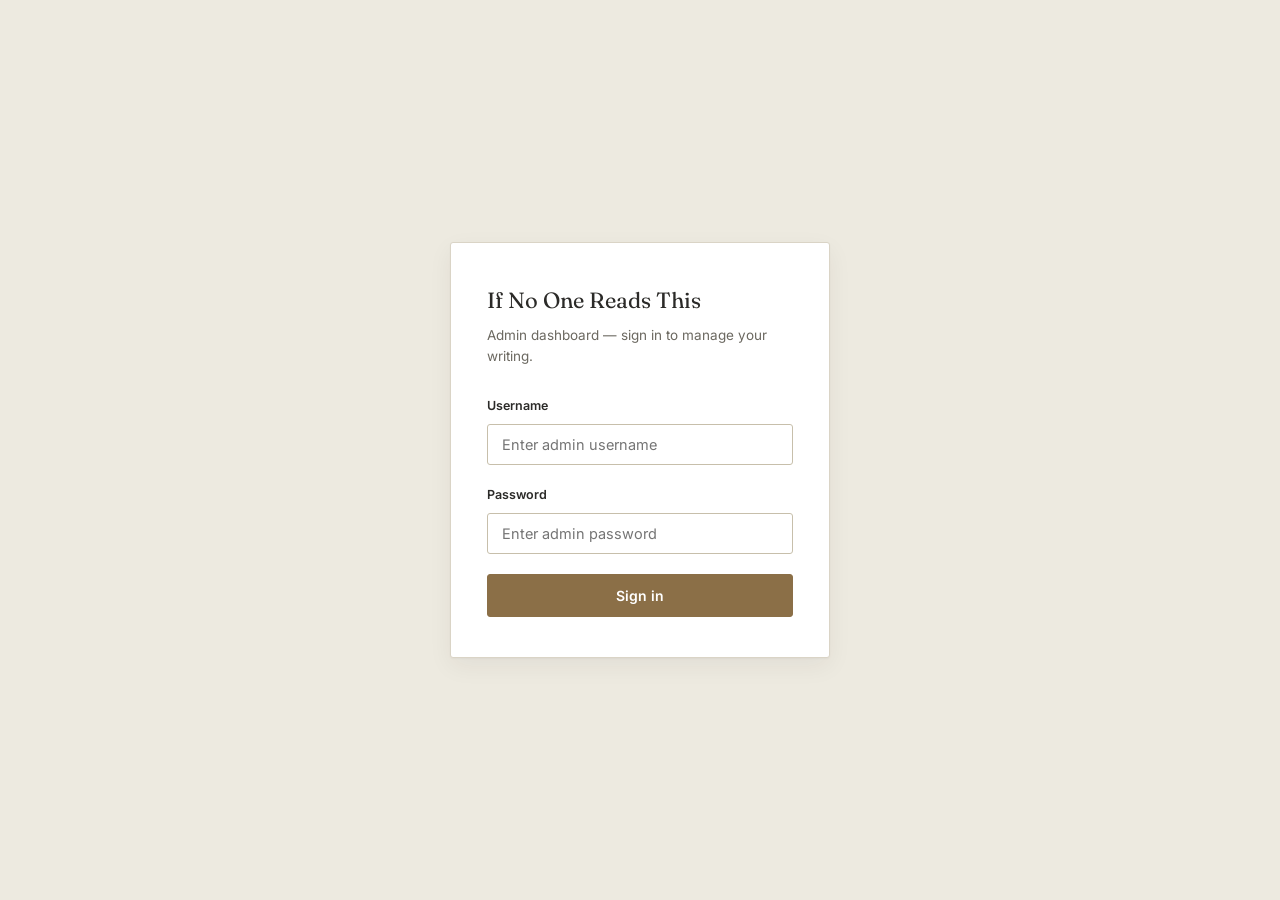
<file: admin.html>
<!DOCTYPE html>
<html lang="en" data-theme="light">
<head>
<meta charset="UTF-8">
<meta name="viewport" content="width=device-width, initial-scale=1.0">
<title>Admin — If No One Reads This</title>
<meta name="robots" content="noindex, nofollow">
<link rel="preconnect" href="https://fonts.googleapis.com">
<link rel="preconnect" href="https://fonts.gstatic.com" crossorigin>
<link href="https://fonts.googleapis.com/css2?family=Fraunces:ital,opsz,wght@0,9..144,400;0,9..144,500;0,9..144,600;1,9..144,400&family=Lora:ital,wght@0,400;0,500;0,600;1,400&family=Inter:wght@400;500;600&display=swap" rel="stylesheet">
<link rel="stylesheet" href="styles.css">
</head>
<body class="admin-body">

<div id="app"></div>
<div id="toast"></div>
<div id="modal-root"></div>

<script src="data.js"></script>
<script>
CMS.init();

/* ===================================================================
   SMALL HELPERS
=================================================================== */
function escapeHtml(str){ return String(str||"").replace(/[&<>"']/g, c => ({'&':'&amp;','<':'&lt;','>':'&gt;','"':'&quot;',"'":'&#39;'}[c])); }
function fmtDate(iso){ if(!iso) return "—"; return new Date(iso).toLocaleDateString('en-US',{month:'short',day:'numeric',year:'numeric'}); }
function fmtDateTimeInput(iso){
  if(!iso) return "";
  const d = new Date(iso);
  const pad = n => String(n).padStart(2,'0');
  return `${d.getFullYear()}-${pad(d.getMonth()+1)}-${pad(d.getDate())}T${pad(d.getHours())}:${pad(d.getMinutes())}`;
}
function toast(msg){
  const el = document.getElementById('toast');
  el.textContent = msg;
  el.classList.add('show');
  clearTimeout(window.__toastT);
  window.__toastT = setTimeout(() => el.classList.remove('show'), 2600);
}
function computeStatus(post){
  if (post.status === 'archived') return 'archived';
  if (post.status === 'draft') return 'draft';
  if (post.status === 'published' && new Date(post.publishDate) > new Date()) return 'scheduled';
  return post.status; // published
}
function statusBadge(post){
  const s = computeStatus(post);
  const label = s === 'scheduled' ? 'Scheduled' : s === 'draft' ? 'Draft' : s === 'archived' ? 'Archived' : 'Published';
  return `<span class="badge badge-${s}">${label}</span>`;
}

/* ===================================================================
   MODAL / CONFIRM
=================================================================== */
function openModal(html){
  const root = document.getElementById('modal-root');
  root.innerHTML = `<div class="modal-overlay open" id="modal-overlay"><div class="modal-box">${html}</div></div>`;
  document.getElementById('modal-overlay').addEventListener('click', e => { if (e.target.id === 'modal-overlay') closeModal(); });
}
function closeModal(){ document.getElementById('modal-root').innerHTML = ''; }
function confirmAction(message, onConfirm, opts){
  const label = (opts && opts.confirmLabel) || 'Delete';
  const danger = !(opts && opts.soft);
  openModal(`
    <h3>Are you sure?</h3>
    <p style="font-family:var(--sans);font-size:14px;color:var(--text-muted);">${message}</p>
    <div class="modal-actions">
      <button class="btn ghost" id="confirm-cancel">Cancel</button>
      <button class="btn ${danger ? 'danger' : ''}" id="confirm-ok">${label}</button>
    </div>
  `);
  document.getElementById('confirm-cancel').addEventListener('click', closeModal);
  document.getElementById('confirm-ok').addEventListener('click', () => { onConfirm(); closeModal(); });
}

/* ===================================================================
   ROUTER
=================================================================== */
const routes = {};
function route(pattern, handler){ routes[pattern] = handler; }
function matchRoute(path){
  for (const pattern in routes){
    const parts = pattern.split('/').filter(Boolean);
    const pathParts = path.split('/').filter(Boolean);
    if (parts.length !== pathParts.length) continue;
    const params = {};
    let ok = true;
    for (let i=0;i<parts.length;i++){
      if (parts[i].startsWith(':')) params[parts[i].slice(1)] = decodeURIComponent(pathParts[i]);
      else if (parts[i] !== pathParts[i]) { ok = false; break; }
    }
    if (ok) return { handler: routes[pattern], params };
  }
  return null;
}
const PUBLIC_ROUTES = ['/login'];

function render(){
  const hash = location.hash.replace(/^#/, '') || '/dashboard';
  const app = document.getElementById('app');

  if (!CMS.isAuthed() && !PUBLIC_ROUTES.includes(hash)){
    location.hash = '/login';
    return;
  }
  if (CMS.isAuthed() && hash === '/login'){
    location.hash = '/dashboard';
    return;
  }

  if (hash === '/login'){
    app.innerHTML = viewLogin();
    wireLogin();
    return;
  }

  const match = matchRoute(hash);
  const body = match ? match.handler(match.params) : `<div class="admin-empty">Page not found. <a href="#/dashboard">Back to dashboard</a></div>`;
  app.innerHTML = adminShell(body, hash);
  wireShell();
  const routeKey = '/' + hash.split('/').filter(Boolean).slice(0,2).join('/');
  if (wireMap[routeKey]) wireMap[routeKey](match ? match.params : {});
}

/* ===================================================================
   SHELL (sidebar + topbar)
=================================================================== */
function adminShell(innerHtml, hash){
  const active = '/' + (hash.split('/')[1] || 'dashboard');
  const navItem = (path, label, icon) => `<a href="#${path}" class="${active===path?'active':''}">${icon}<span>${label}</span></a>`;
  return `
  <div class="admin-shell">
    <aside class="admin-sidebar" id="admin-sidebar">
      <div class="brand-mark">If No One Reads This</div>
      <nav class="admin-nav">
        ${navItem('/dashboard','Dashboard','<svg viewBox="0 0 24 24" fill="none" stroke="currentColor" stroke-width="2"><rect x="3" y="3" width="7" height="9"/><rect x="14" y="3" width="7" height="5"/><rect x="14" y="12" width="7" height="9"/><rect x="3" y="16" width="7" height="5"/></svg>')}
        ${navItem('/writings','Writings','<svg viewBox="0 0 24 24" fill="none" stroke="currentColor" stroke-width="2"><path d="M4 19.5A2.5 2.5 0 0 1 6.5 17H20"/><path d="M6.5 2H20v20H6.5A2.5 2.5 0 0 1 4 19.5v-15A2.5 2.5 0 0 1 6.5 2z"/></svg>')}
        ${navItem('/categories','Categories','<svg viewBox="0 0 24 24" fill="none" stroke="currentColor" stroke-width="2"><path d="M20.59 13.41 11 3.83A2 2 0 0 0 9.59 3.24H4a1 1 0 0 0-1 1v5.59a2 2 0 0 0 .59 1.41l9.58 9.58a2 2 0 0 0 2.83 0l4.59-4.59a2 2 0 0 0 0-2.83z"/><circle cx="7.5" cy="7.5" r="1.5"/></svg>')}
        ${navItem('/tags','Tags','<svg viewBox="0 0 24 24" fill="none" stroke="currentColor" stroke-width="2"><path d="M20.59 13.41 11 3.83A2 2 0 0 0 9.59 3.24H4a1 1 0 0 0-1 1v5.59a2 2 0 0 0 .59 1.41l9.58 9.58a2 2 0 0 0 2.83 0l4.59-4.59a2 2 0 0 0 0-2.83z"/><circle cx="7.5" cy="7.5" r="1.5"/></svg>')}
        ${navItem('/media','Media Library','<svg viewBox="0 0 24 24" fill="none" stroke="currentColor" stroke-width="2"><rect x="3" y="3" width="18" height="18" rx="2"/><circle cx="8.5" cy="8.5" r="1.5"/><path d="m21 15-5-5L5 21"/></svg>')}
        ${navItem('/analytics','Analytics','<svg viewBox="0 0 24 24" fill="none" stroke="currentColor" stroke-width="2"><line x1="18" y1="20" x2="18" y2="10"/><line x1="12" y1="20" x2="12" y2="4"/><line x1="6" y1="20" x2="6" y2="14"/></svg>')}
        ${navItem('/settings','Settings','<svg viewBox="0 0 24 24" fill="none" stroke="currentColor" stroke-width="2"><circle cx="12" cy="12" r="3"/><path d="M19.4 15a1.65 1.65 0 0 0 .33 1.82l.06.06a2 2 0 1 1-2.83 2.83l-.06-.06a1.65 1.65 0 0 0-1.82-.33 1.65 1.65 0 0 0-1 1.51V21a2 2 0 0 1-4 0v-.09A1.65 1.65 0 0 0 9 19.4a1.65 1.65 0 0 0-1.82.33l-.06.06a2 2 0 1 1-2.83-2.83l.06-.06a1.65 1.65 0 0 0 .33-1.82 1.65 1.65 0 0 0-1.51-1H3a2 2 0 0 1 0-4h.09A1.65 1.65 0 0 0 4.6 9a1.65 1.65 0 0 0-.33-1.82l-.06-.06a2 2 0 1 1 2.83-2.83l.06.06a1.65 1.65 0 0 0 1.82.33H9a1.65 1.65 0 0 0 1-1.51V3a2 2 0 0 1 4 0v.09a1.65 1.65 0 0 0 1 1.51 1.65 1.65 0 0 0 1.82-.33l.06-.06a2 2 0 1 1 2.83 2.83l-.06.06a1.65 1.65 0 0 0-.33 1.82V9a1.65 1.65 0 0 0 1.51 1H21a2 2 0 0 1 0 4h-.09a1.65 1.65 0 0 0-1.51 1z"/></svg>')}
      </nav>
      <div class="admin-sidebar-foot">
        <a href="index.html" class="view-site-link" target="_blank">↗ View live site</a>
        <a href="#" id="logout-link">⏻ Log out</a>
      </div>
    </aside>
    <div class="admin-main">
      <button class="icon-btn admin-mobile-toggle" id="admin-mobile-toggle" aria-label="Toggle menu" style="margin-bottom:16px;">
        <svg viewBox="0 0 24 24" fill="none" stroke="currentColor" stroke-width="2"><line x1="3" y1="6" x2="21" y2="6"/><line x1="3" y1="12" x2="21" y2="12"/><line x1="3" y1="18" x2="21" y2="18"/></svg>
      </button>
      ${innerHtml}
    </div>
  </div>`;
}
function wireShell(){
  document.getElementById('logout-link').addEventListener('click', e => { e.preventDefault(); CMS.logout(); location.hash = '/login'; });
  const toggle = document.getElementById('admin-mobile-toggle');
  if (toggle) toggle.addEventListener('click', () => document.getElementById('admin-sidebar').classList.toggle('open'));
}

/* ===================================================================
   LOGIN VIEW
=================================================================== */
function viewLogin(){
  return `
  <div class="login-screen">
    <div class="login-card">
      <div class="brand-mark">If No One Reads This</div>
      <p class="lede-sm">Admin dashboard — sign in to manage your writing.</p>
      <div class="login-error" id="login-error">Incorrect username or password. Try again.</div>
      <div class="field-group">
        <label class="field-label" for="login-user">Username</label>
        <input class="field-input" type="text" id="login-user" placeholder="Enter admin username" autocomplete="username" autofocus>
      </div>
      <div class="field-group">
        <label class="field-label" for="login-pass">Password</label>
        <input class="field-input" type="password" id="login-pass" placeholder="Enter admin password" autocomplete="current-password">
      </div>
      <button class="btn" style="width:100%;justify-content:center;" id="login-btn">Sign in</button>
    </div>
  </div>`;
}
function wireLogin(){
  const btn = document.getElementById('login-btn');
  const userInput = document.getElementById('login-user');
  const passInput = document.getElementById('login-pass');
  function tryLogin(){
    if (CMS.login(userInput.value.trim(), passInput.value)){
      CMS.markKnownDevice();
      location.hash = '/dashboard';
    } else {
      document.getElementById('login-error').classList.add('show');
    }
  }
  btn.addEventListener('click', tryLogin);
  [userInput, passInput].forEach(el => el.addEventListener('keydown', e => { if (e.key === 'Enter') tryLogin(); }));
}

/* ===================================================================
   DASHBOARD VIEW
=================================================================== */
function viewDashboard(){
  const posts = CMS.getAllPosts();
  const published = posts.filter(p => computeStatus(p) === 'published');
  const drafts = posts.filter(p => computeStatus(p) === 'draft');
  const scheduled = posts.filter(p => computeStatus(p) === 'scheduled');
  const cats = CMS.getCategories();
  const tags = CMS.getTags();
  const recent = [...posts].sort((a,b) => new Date(b.updatedAt) - new Date(a.updatedAt)).slice(0,6);

  return `
  <div class="admin-topbar"><h1>Dashboard</h1><a class="btn" href="#/writings/new">+ New writing</a></div>
  <div class="stat-grid">
    <div class="stat-card"><div class="stat-num">${posts.length}</div><div class="stat-label">Total writings</div></div>
    <div class="stat-card"><div class="stat-num">${published.length}</div><div class="stat-label">Published</div></div>
    <div class="stat-card"><div class="stat-num">${drafts.length}</div><div class="stat-label">Drafts</div></div>
    <div class="stat-card"><div class="stat-num">${scheduled.length}</div><div class="stat-label">Scheduled</div></div>
    <div class="stat-card"><div class="stat-num">${CMS.getTotalViews().toLocaleString()}</div><div class="stat-label">Total views</div></div>
  </div>
  <div class="admin-panel">
    <h3>Recent activity</h3>
    ${recent.length ? recent.map(p => `
      <div class="activity-row">
        <span><a href="#/writings/edit/${p.id}" style="text-decoration:none;color:inherit;">${p.title}</a> ${statusBadge(p)}</span>
        <span>updated ${fmtDate(p.updatedAt)}</span>
      </div>`).join('') : `<div class="admin-empty">No activity yet.</div>`}
  </div>
  <div class="admin-panel">
    <h3>At a glance</h3>
    <div class="activity-row"><span>Tags in use</span><span>${tags.length}</span></div>
    <div class="activity-row"><span>Featured writings</span><span>${posts.filter(p=>p.featured).length}</span></div>
    <div class="activity-row"><span>Media items uploaded</span><span>${CMS.getMedia().length}</span></div>
  </div>
  `;
}

/* ===================================================================
   WRITINGS LIST VIEW
=================================================================== */
let adminWritingsFilter = 'all';
function viewWritingsList(){
  const all = [...CMS.getAllPosts()].sort((a,b) => new Date(b.updatedAt) - new Date(a.updatedAt));
  const counts = {
    all: all.length,
    published: all.filter(p => computeStatus(p) === 'published').length,
    draft: all.filter(p => computeStatus(p) === 'draft').length,
    scheduled: all.filter(p => computeStatus(p) === 'scheduled').length,
    archived: all.filter(p => computeStatus(p) === 'archived').length,
  };
  const posts = adminWritingsFilter === 'all' ? all : all.filter(p => computeStatus(p) === adminWritingsFilter);
  const filters = [
    ['all','All'], ['published','Published'], ['draft','Drafts'], ['scheduled','Scheduled'], ['archived','Archived'],
  ];
  return `
  <div class="admin-topbar"><h1>Writings</h1><a class="btn" href="#/writings/new">+ New writing</a></div>
  <div class="chip-row" id="writings-status-filters" style="margin-bottom:22px;">
    ${filters.map(([key,label]) => `<button class="chip ${adminWritingsFilter===key?'active':''}" data-status-filter="${key}">${label} (${counts[key]})</button>`).join('')}
  </div>
  <div class="admin-panel" style="padding:0;">
    <div class="table-wrap">
    <table class="admin-table">
      <thead><tr><th>Title</th><th>Category</th><th>Status</th><th>Published</th><th>Updated</th><th>Views</th><th></th></tr></thead>
      <tbody id="writings-tbody">
        ${posts.length ? posts.map(p => `
        <tr data-id="${p.id}">
          <td class="title-cell">${p.title}${p.featured ? ' ★' : ''}<span class="sub">/${p.slug}</span></td>
          <td>${(CMS.getCategory(p.category)||{}).name || '—'}</td>
          <td>${statusBadge(p)}</td>
          <td>${fmtDate(p.publishDate)}</td>
          <td>${fmtDate(p.updatedAt)}</td>
          <td>${CMS.getViewsForPost(p.slug).toLocaleString()}</td>
          <td>
            <div class="row-actions">
              <a class="btn-icon" href="#/writings/edit/${p.id}" title="Edit"><svg viewBox="0 0 24 24" fill="none" stroke="currentColor" stroke-width="2"><path d="M12 20h9"/><path d="M16.5 3.5a2.12 2.12 0 0 1 3 3L7 19l-4 1 1-4Z"/></svg></a>
              <button class="btn-icon" data-dup="${p.id}" title="Duplicate"><svg viewBox="0 0 24 24" fill="none" stroke="currentColor" stroke-width="2"><rect x="9" y="9" width="13" height="13" rx="2"/><path d="M5 15H4a2 2 0 0 1-2-2V4a2 2 0 0 1 2-2h9a2 2 0 0 1 2 2v1"/></svg></button>
              ${computeStatus(p) === 'archived'
                ? `<button class="btn-icon" data-restore="${p.id}" title="Restore"><svg viewBox="0 0 24 24" fill="none" stroke="currentColor" stroke-width="2"><path d="M3 12a9 9 0 1 0 3-6.7"/><polyline points="3 4 3 10 9 10"/></svg></button>`
                : `<button class="btn-icon" data-archive="${p.id}" title="Archive"><svg viewBox="0 0 24 24" fill="none" stroke="currentColor" stroke-width="2"><rect x="3" y="4" width="18" height="5" rx="1"/><path d="M5 9v9a2 2 0 0 0 2 2h10a2 2 0 0 0 2-2V9"/><line x1="10" y1="13" x2="14" y2="13"/></svg></button>`}
              <button class="btn-icon" data-del="${p.id}" title="Delete"><svg viewBox="0 0 24 24" fill="none" stroke="currentColor" stroke-width="2"><path d="M3 6h18"/><path d="M19 6v14a2 2 0 0 1-2 2H7a2 2 0 0 1-2-2V6m3 0V4a2 2 0 0 1 2-2h4a2 2 0 0 1 2 2v2"/></svg></button>
            </div>
          </td>
        </tr>`).join('') : `<tr><td colspan="7"><div class="admin-empty">${adminWritingsFilter==='all' ? `No writings yet. <a href="#/writings/new">Create your first one</a>.` : `No writings with this status.`}</div></td></tr>`}
      </tbody>
    </table>
    </div>
  </div>
  `;
}
function wireWritingsList(){
  const tbody = document.getElementById('writings-tbody');
  if (!tbody) return;
  document.getElementById('writings-status-filters').addEventListener('click', e => {
    const chip = e.target.closest('[data-status-filter]');
    if (chip){ adminWritingsFilter = chip.dataset.statusFilter; render(); }
  });
  tbody.addEventListener('click', e => {
    const dup = e.target.closest('[data-dup]');
    const del = e.target.closest('[data-del]');
    const archive = e.target.closest('[data-archive]');
    const restore = e.target.closest('[data-restore]');
    if (dup){ CMS.duplicatePost(dup.dataset.dup); toast('Writing duplicated as a draft.'); render(); }
    if (archive){ CMS.archivePost(archive.dataset.archive); toast('Writing archived.'); render(); }
    if (restore){ CMS.restorePost(restore.dataset.restore); toast('Writing restored.'); render(); }
    if (del){
      confirmAction('This will permanently delete this writing.', () => {
        CMS.deletePost(del.dataset.del);
        toast('Writing deleted.');
        render();
      });
    }
  });
}

/* ===================================================================
   RICH TEXT EDITOR
=================================================================== */
function editorToolbarHtml(forId){
  const btn = (cmd, label, svg, arg) => `<button type="button" data-cmd="${cmd}" data-arg="${arg||''}" title="${label}">${svg}</button>`;
  return `<div class="editor-toolbar" data-for="${forId || 'f-content'}">
    <select class="editor-select" id="ed-block-format-${forId}" title="Text style">
      <option value="P">Normal text</option>
      <option value="H1">Title</option>
      <option value="H2">Heading</option>
      <option value="H3">Subheading</option>
    </select>
    <select class="editor-select" id="ed-font-${forId}" title="Font">
      <option value="">Default</option>
      <option value="Lora, serif" style="font-family:Lora,serif;">Lora (body serif)</option>
      <option value="Fraunces, serif" style="font-family:Fraunces,serif;">Fraunces (display)</option>
      <option value="Inter, sans-serif" style="font-family:Inter,sans-serif;">Inter (sans)</option>
      <option value="Georgia, serif" style="font-family:Georgia,serif;">Georgia</option>
      <option value="'Courier New', monospace" style="font-family:'Courier New',monospace;">Courier (monospace)</option>
    </select>
    <div class="sep"></div>
    ${btn('bold','Bold','<svg viewBox="0 0 24 24" fill="none" stroke="currentColor" stroke-width="2"><path d="M6 4h8a4 4 0 0 1 0 8H6zM6 12h9a4 4 0 0 1 0 8H6z"/></svg>')}
    ${btn('italic','Italic','<svg viewBox="0 0 24 24" fill="none" stroke="currentColor" stroke-width="2"><line x1="19" y1="4" x2="10" y2="4"/><line x1="14" y1="20" x2="5" y2="20"/><line x1="15" y1="4" x2="9" y2="20"/></svg>')}
    ${btn('underline','Underline','<svg viewBox="0 0 24 24" fill="none" stroke="currentColor" stroke-width="2"><path d="M6 3v7a6 6 0 0 0 12 0V3"/><line x1="4" y1="21" x2="20" y2="21"/></svg>')}
    <div class="sep"></div>
    <label class="editor-color-swatch" title="Text color">
      <svg viewBox="0 0 24 24" fill="none" stroke="currentColor" stroke-width="2"><path d="M4 20h16"/><path d="m6 16 6-13 6 13"/><path d="M8 12h8"/></svg>
      <input type="color" class="ed-text-color" value="#2B2A28">
    </label>
    <label class="editor-color-swatch" title="Highlight color">
      <svg viewBox="0 0 24 24" fill="none" stroke="currentColor" stroke-width="2"><path d="m9 11 6-6 5 5-6 6z"/><path d="m3 21 4-4"/><path d="m11 13-6 6H2v-3l6-6"/></svg>
      <input type="color" class="ed-highlight-color" value="#f5e6c8">
    </label>
    <button type="button" class="ed-clear-color" title="Clear text/highlight color"><svg viewBox="0 0 24 24" fill="none" stroke="currentColor" stroke-width="2"><line x1="4" y1="4" x2="20" y2="20"/><path d="M4 20h16"/><path d="m6 16 6-13 6 13"/></svg></button>
    <div class="sep"></div>
    ${btn('justifyLeft','Align left','<svg viewBox="0 0 24 24" fill="none" stroke="currentColor" stroke-width="2"><line x1="3" y1="6" x2="21" y2="6"/><line x1="3" y1="12" x2="15" y2="12"/><line x1="3" y1="18" x2="18" y2="18"/></svg>')}
    ${btn('justifyCenter','Align center','<svg viewBox="0 0 24 24" fill="none" stroke="currentColor" stroke-width="2"><line x1="3" y1="6" x2="21" y2="6"/><line x1="6" y1="12" x2="18" y2="12"/><line x1="4" y1="18" x2="20" y2="18"/></svg>')}
    ${btn('justifyRight','Align right','<svg viewBox="0 0 24 24" fill="none" stroke="currentColor" stroke-width="2"><line x1="3" y1="6" x2="21" y2="6"/><line x1="9" y1="12" x2="21" y2="12"/><line x1="6" y1="18" x2="21" y2="18"/></svg>')}
    ${btn('justifyFull','Justify','<svg viewBox="0 0 24 24" fill="none" stroke="currentColor" stroke-width="2"><line x1="3" y1="6" x2="21" y2="6"/><line x1="3" y1="12" x2="21" y2="12"/><line x1="3" y1="18" x2="21" y2="18"/></svg>')}
    ${btn('outdent','Decrease indent','<svg viewBox="0 0 24 24" fill="none" stroke="currentColor" stroke-width="2"><polyline points="7 8 3 12 7 16"/><line x1="21" y1="6" x2="11" y2="6"/><line x1="21" y1="12" x2="11" y2="12"/><line x1="21" y1="18" x2="11" y2="18"/></svg>')}
    ${btn('indent','Increase indent','<svg viewBox="0 0 24 24" fill="none" stroke="currentColor" stroke-width="2"><polyline points="3 8 7 12 3 16"/><line x1="21" y1="6" x2="11" y2="6"/><line x1="21" y1="12" x2="11" y2="12"/><line x1="21" y1="18" x2="11" y2="18"/></svg>')}
    <div class="sep"></div>
    ${btn('insertUnorderedList','Bullet list','<svg viewBox="0 0 24 24" fill="none" stroke="currentColor" stroke-width="2"><line x1="9" y1="6" x2="20" y2="6"/><line x1="9" y1="12" x2="20" y2="12"/><line x1="9" y1="18" x2="20" y2="18"/><circle cx="4" cy="6" r="1"/><circle cx="4" cy="12" r="1"/><circle cx="4" cy="18" r="1"/></svg>')}
    ${btn('insertOrderedList','Numbered list','<svg viewBox="0 0 24 24" fill="none" stroke="currentColor" stroke-width="2"><line x1="10" y1="6" x2="21" y2="6"/><line x1="10" y1="12" x2="21" y2="12"/><line x1="10" y1="18" x2="21" y2="18"/><path d="M4 6h1v4"/><path d="M4 10h2"/><path d="M6 18H4c0-1 2-2 2-3s-1-1.5-2-1"/></svg>')}
    ${btn('formatBlock','Blockquote','<svg viewBox="0 0 24 24" fill="none" stroke="currentColor" stroke-width="2"><path d="M3 21c3 0 7-1 7-8V5H3v10h4c0 3-1 5-4 5zm11 0c3 0 7-1 7-8V5h-7v10h4c0 3-1 5-4 5z"/></svg>','BLOCKQUOTE')}
    ${btn('formatBlock','Code block','<svg viewBox="0 0 24 24" fill="none" stroke="currentColor" stroke-width="2"><polyline points="16 18 22 12 16 6"/><polyline points="8 6 2 12 8 18"/></svg>','PRE')}
    <div class="sep"></div>
    ${btn('createLink','Link','<svg viewBox="0 0 24 24" fill="none" stroke="currentColor" stroke-width="2"><path d="M10 13a5 5 0 0 0 7.07 0l2.83-2.83a5 5 0 0 0-7.07-7.07l-1.5 1.5"/><path d="M14 11a5 5 0 0 0-7.07 0L4.1 13.83a5 5 0 0 0 7.07 7.07l1.5-1.5"/></svg>')}
    ${btn('insertImage','Image','<svg viewBox="0 0 24 24" fill="none" stroke="currentColor" stroke-width="2"><rect x="3" y="3" width="18" height="18" rx="2"/><circle cx="8.5" cy="8.5" r="1.5"/><path d="m21 15-5-5L5 21"/></svg>')}
    ${btn('insertHorizontalRule','Horizontal line','<svg viewBox="0 0 24 24" fill="none" stroke="currentColor" stroke-width="2"><line x1="4" y1="12" x2="20" y2="12"/></svg>')}
  </div>`;
}
function wireEditor(surfaceId, toolbarEl){
  const surface = document.getElementById(surfaceId);
  document.execCommand('styleWithCSS', false, true);

  toolbarEl.querySelectorAll('button[data-cmd]').forEach(btn => {
    btn.addEventListener('mousedown', e => e.preventDefault()); // keep focus/selection in editor
    btn.addEventListener('click', () => {
      surface.focus();
      const cmd = btn.dataset.cmd;
      if (cmd === 'createLink'){
        const url = prompt('Link URL:', 'https://');
        if (url) document.execCommand('createLink', false, url);
        return;
      }
      if (cmd === 'insertImage'){
        openImagePicker(dataUrl => {
          surface.focus();
          document.execCommand('insertImage', false, dataUrl);
        });
        return;
      }
      document.execCommand(cmd, false, btn.dataset.arg || undefined);
    });
  });

  const blockSelect = toolbarEl.querySelector('select[id^="ed-block-format"]');
  if (blockSelect){
    blockSelect.addEventListener('mousedown', () => surface.focus());
    blockSelect.addEventListener('change', () => {
      surface.focus();
      document.execCommand('formatBlock', false, blockSelect.value);
      blockSelect.blur();
    });
  }

  const fontSelect = toolbarEl.querySelector('select[id^="ed-font"]');
  if (fontSelect){
    fontSelect.addEventListener('mousedown', () => surface.focus());
    fontSelect.addEventListener('change', () => {
      surface.focus();
      if (fontSelect.value) document.execCommand('fontName', false, fontSelect.value);
      fontSelect.blur();
    });
  }

  const textColor = toolbarEl.querySelector('.ed-text-color');
  if (textColor){
    textColor.addEventListener('mousedown', e => e.stopPropagation());
    textColor.addEventListener('input', () => {
      surface.focus();
      document.execCommand('foreColor', false, textColor.value);
    });
  }
  const highlightColor = toolbarEl.querySelector('.ed-highlight-color');
  if (highlightColor){
    highlightColor.addEventListener('mousedown', e => e.stopPropagation());
    highlightColor.addEventListener('input', () => {
      surface.focus();
      document.execCommand('hiliteColor', false, highlightColor.value);
    });
  }
  const clearColorBtn = toolbarEl.querySelector('.ed-clear-color');
  if (clearColorBtn){
    clearColorBtn.addEventListener('mousedown', e => e.preventDefault());
    clearColorBtn.addEventListener('click', () => {
      surface.focus();
      document.execCommand('removeFormat', false, undefined);
    });
  }
}

/* ===================================================================
   IMAGE PICKER MODAL (used by editor + cover image field)
=================================================================== */
function openImagePicker(onSelect){
  const media = CMS.getMedia();
  openModal(`
    <h3>Select or upload an image</h3>
    <div class="media-dropzone" id="picker-dropzone">Click to upload a new image, or choose one below</div>
    <input type="file" id="picker-file" accept="image/*" style="display:none;">
    <div class="media-grid" id="picker-grid">
      ${media.map(m => `<div class="media-item" data-select="${m.id}"><img src="${m.dataUrl}" alt=""><div class="media-name">${escapeHtml(m.name)}</div></div>`).join('') || `<div class="admin-empty">No images uploaded yet.</div>`}
    </div>
    <div class="modal-actions"><button class="btn ghost" id="picker-cancel">Cancel</button></div>
  `);
  document.getElementById('picker-cancel').addEventListener('click', closeModal);
  document.getElementById('picker-dropzone').addEventListener('click', () => document.getElementById('picker-file').click());
  document.getElementById('picker-file').addEventListener('change', e => {
    const file = e.target.files[0];
    if (!file) return;
    const reader = new FileReader();
    reader.onload = () => {
      const saved = CMS.saveMedia({ name: file.name, dataUrl: reader.result });
      onSelect(saved.dataUrl);
      closeModal();
      toast('Image uploaded.');
    };
    reader.readAsDataURL(file);
  });
  document.getElementById('picker-grid').addEventListener('click', e => {
    const item = e.target.closest('[data-select]');
    if (item){
      const m = media.find(x => x.id === item.dataset.select);
      if (m){ onSelect(m.dataUrl); closeModal(); }
    }
  });
}

/* ===================================================================
   WRITING EDITOR VIEW (create + edit)
=================================================================== */
function viewWritingEditor(params){
  const isEdit = !!params.id;
  const post = isEdit ? CMS.getPostById(params.id) : null;
  if (isEdit && !post) return `<div class="admin-empty">Writing not found. <a href="#/writings">Back to writings</a></div>`;
  const cats = CMS.getCategories();
  const tags = CMS.getTags();
  const p = post || { title:'', subtitle:'', content:'', footer:'', category: cats[0]?.slug || '', tags:[], coverImage:'', status:'draft', featured:false, seoTitle:'', metaDescription:'', slug:'', publishDate:'' };

  const isArchived = isEdit && computeStatus(p) === 'archived';

  return `
  <div class="admin-topbar">
    <h1>${isEdit ? 'Edit writing' : 'New writing'}</h1>
    <div style="display:flex;gap:10px;flex-wrap:wrap;">
      <a class="btn ghost" href="#/writings">Cancel</a>
      ${isEdit ? (isArchived
        ? `<button class="btn ghost" id="restore-btn">Restore</button>`
        : `<button class="btn ghost" id="archive-btn">Archive</button>`) : ''}
      <button class="btn ghost" id="save-draft-btn">Save draft</button>
      <button class="btn" id="publish-btn">${p.status==='published' && new Date(p.publishDate) <= new Date() ? 'Update' : 'Publish'}</button>
    </div>
  </div>
  ${isArchived ? `<div class="field-hint" style="background:var(--bg-soft);border:1px solid var(--line);padding:12px 16px;border-radius:var(--radius);margin-bottom:24px;">This writing is archived and hidden from the public site. Restore it to bring it back to its previous status, or use Save draft / Publish to bring it back directly.</div>` : ''}

  <div class="admin-form-grid">
    <div>
      <div class="admin-panel">
        <div class="field-group">
          <label class="field-label" for="f-title">Title</label>
          <input class="field-input" id="f-title" value="${escapeHtml(p.title)}" placeholder="A working title">
        </div>
        <div class="field-group">
          <label class="field-label" for="f-subtitle">Subtitle <span style="font-weight:400;color:var(--text-faint);">(optional)</span></label>
          <input class="field-input" id="f-subtitle" value="${escapeHtml(p.subtitle)}" placeholder="A short subtitle">
        </div>
        <div class="field-group">
          <label class="field-label">Content</label>
          ${editorToolbarHtml('f-content')}
          <div class="editor-surface" id="f-content" contenteditable="true" data-placeholder="Start writing…">${p.content || ''}</div>
        </div>
      </div>

      <div class="admin-panel">
        <h3>Writing footer <span style="font-weight:400;color:var(--text-faint);">(optional)</span></h3>
        <p class="field-hint" style="margin-bottom:14px;">Shown at the end of this piece on the public site, below the writing itself. Leave empty for no footer. Set per writing — nothing here is shared across posts.</p>
        ${editorToolbarHtml('f-footer')}
        <div class="editor-surface" id="f-footer" contenteditable="true" data-placeholder="e.g. Thank you for reading…" style="min-height:100px;">${p.footer || ''}</div>
      </div>

      <div class="admin-panel">
        <h3>SEO &amp; metadata</h3>
        <div class="field-group">
          <label class="field-label" for="f-slug">URL slug</label>
          <input class="field-input" id="f-slug" value="${escapeHtml(p.slug)}" placeholder="auto-generated-from-title">
          <p class="field-hint">Leave blank to auto-generate from the title.</p>
        </div>
        <div class="field-group">
          <label class="field-label" for="f-seo-title">SEO title</label>
          <input class="field-input" id="f-seo-title" value="${escapeHtml(p.seoTitle)}" placeholder="Defaults to the writing's title">
        </div>
        <div class="field-group">
          <label class="field-label" for="f-meta-desc">Meta description</label>
          <textarea class="field-textarea" id="f-meta-desc" placeholder="A one or two sentence summary for search engines">${escapeHtml(p.metaDescription)}</textarea>
        </div>
      </div>
    </div>

    <div>
      <div class="admin-panel">
        <h3>Publishing</h3>
        <div class="field-group">
          <label class="field-label">Cover image <span style="font-weight:400;color:var(--text-faint);">(optional)</span></label>
          <div class="cover-picker">
            ${p.coverImage ? `<img class="cover-preview" id="cover-preview" src="${p.coverImage}">` : `<div class="cover-preview-empty" id="cover-preview-empty">No cover image</div>`}
            <input type="hidden" id="f-cover" value="${escapeHtml(p.coverImage)}">
            <button type="button" class="btn ghost small" id="choose-cover-btn" style="width:100%;justify-content:center;">Choose image</button>
          </div>
        </div>
        <div class="field-group">
          <label class="field-label" for="f-category">Category</label>
          <select class="field-select" id="f-category">${cats.map(c => `<option value="${c.slug}" ${p.category===c.slug?'selected':''}>${c.name}</option>`).join('')}</select>
        </div>
        <div class="field-group">
          <label class="field-label">Tags</label>
          <div class="tag-picker" id="tag-picker">
            ${tags.map(t => `<button type="button" class="tag-pick ${p.tags.includes(t.slug)?'selected':''}" data-tag="${t.slug}">#${t.name}</button>`).join('') || '<span class="field-hint">No tags yet — add some in Tag Management.</span>'}
          </div>
        </div>
        <div class="field-group">
          <label class="field-label" for="f-pubdate">Publish date &amp; time</label>
          <input class="field-input" type="datetime-local" id="f-pubdate" value="${fmtDateTimeInput(p.publishDate) || fmtDateTimeInput(new Date().toISOString())}">
          <p class="field-hint">Set this in the future and publish to schedule the post.</p>
        </div>
        <div class="field-group checkbox-row">
          <input type="checkbox" id="f-featured" ${p.featured ? 'checked' : ''}>
          <label for="f-featured">Feature this writing on the homepage</label>
        </div>
        ${isEdit ? `<p class="field-hint">Created ${fmtDate(p.createdAt)} · Last updated ${fmtDate(p.updatedAt)}</p>` : ''}
      </div>
    </div>
  </div>
  `;
}
function wireWritingEditor(params){
  const contentSurface = document.getElementById('f-content');
  if (!contentSurface) return;
  wireEditor('f-content', document.querySelector('.editor-toolbar[data-for="f-content"]'));
  wireEditor('f-footer', document.querySelector('.editor-toolbar[data-for="f-footer"]'));

  const archiveBtn = document.getElementById('archive-btn');
  if (archiveBtn){
    archiveBtn.addEventListener('click', () => {
      confirmAction('Archive this writing? It will be hidden from the public site but not deleted — you can restore it any time.', () => {
        CMS.archivePost(params.id);
        toast('Writing archived.');
        location.hash = '/writings/edit/' + params.id;
        render();
      }, { confirmLabel: 'Archive', soft: true });
    });
  }
  const restoreBtn = document.getElementById('restore-btn');
  if (restoreBtn){
    restoreBtn.addEventListener('click', () => {
      CMS.restorePost(params.id);
      toast('Writing restored.');
      location.hash = '/writings/edit/' + params.id;
      render();
    });
  }

  document.querySelectorAll('#tag-picker .tag-pick').forEach(btn => {
    btn.addEventListener('click', () => btn.classList.toggle('selected'));
  });

  document.getElementById('choose-cover-btn').addEventListener('click', () => {
    openImagePicker(dataUrl => {
      document.getElementById('f-cover').value = dataUrl;
      const wrap = document.querySelector('.cover-picker');
      const existing = document.getElementById('cover-preview') || document.getElementById('cover-preview-empty');
      const img = document.createElement('img');
      img.className = 'cover-preview'; img.id = 'cover-preview'; img.src = dataUrl;
      existing.replaceWith(img);
    });
  });

  function collect(status){
    const selectedTags = Array.from(document.querySelectorAll('#tag-picker .tag-pick.selected')).map(b => b.dataset.tag);
    const isEdit = !!params.id;
    const existing = isEdit ? CMS.getPostById(params.id) : null;
    return {
      id: params.id || undefined,
      title: document.getElementById('f-title').value.trim() || 'Untitled',
      subtitle: document.getElementById('f-subtitle').value.trim(),
      content: document.getElementById('f-content').innerHTML,
      footer: document.getElementById('f-footer').innerHTML,
      slug: document.getElementById('f-slug').value.trim(),
      seoTitle: document.getElementById('f-seo-title').value.trim(),
      metaDescription: document.getElementById('f-meta-desc').value.trim(),
      coverImage: document.getElementById('f-cover').value,
      category: document.getElementById('f-category').value,
      tags: selectedTags,
      publishDate: document.getElementById('f-pubdate').value ? new Date(document.getElementById('f-pubdate').value).toISOString() : new Date().toISOString(),
      featured: document.getElementById('f-featured').checked,
      status: status,
      createdAt: existing ? existing.createdAt : undefined,
    };
  }

  document.getElementById('save-draft-btn').addEventListener('click', () => {
    const record = CMS.savePost(collect('draft'));
    toast('Draft saved.');
    location.hash = '/writings/edit/' + record.id;
    render();
  });
  document.getElementById('publish-btn').addEventListener('click', () => {
    const data = collect('published');
    const future = new Date(data.publishDate) > new Date();
    const record = CMS.savePost(data);
    toast(future ? 'Writing scheduled.' : 'Writing published.');
    location.hash = '/writings/edit/' + record.id;
    render();
  });
}

/* ===================================================================
   CATEGORIES VIEW
=================================================================== */
function viewCategoriesAdmin(){
  const cats = CMS.getCategories();
  const posts = CMS.getAllPosts();
  return `
  <div class="admin-topbar"><h1>Categories</h1><button class="btn" id="new-cat-btn">+ New category</button></div>
  <div class="admin-panel" style="padding:0;">
    <div class="table-wrap">
    <table class="admin-table">
      <thead><tr><th>Category</th><th>Description</th><th>Writings</th><th></th></tr></thead>
      <tbody id="cats-tbody">
        ${cats.map(c => `
        <tr data-slug="${c.slug}">
          <td class="title-cell"><span class="color-dot" style="background:${c.color}"></span>${c.name}</td>
          <td style="color:var(--text-muted);font-size:13.5px;">${escapeHtml(c.description)}</td>
          <td>${posts.filter(p=>p.category===c.slug).length}</td>
          <td><div class="row-actions">
            <button class="btn-icon" data-edit-cat="${c.slug}" title="Edit"><svg viewBox="0 0 24 24" fill="none" stroke="currentColor" stroke-width="2"><path d="M12 20h9"/><path d="M16.5 3.5a2.12 2.12 0 0 1 3 3L7 19l-4 1 1-4Z"/></svg></button>
            <button class="btn-icon" data-del-cat="${c.slug}" title="Delete"><svg viewBox="0 0 24 24" fill="none" stroke="currentColor" stroke-width="2"><path d="M3 6h18"/><path d="M19 6v14a2 2 0 0 1-2 2H7a2 2 0 0 1-2-2V6m3 0V4a2 2 0 0 1 2-2h4a2 2 0 0 1 2 2v2"/></svg></button>
          </div></td>
        </tr>`).join('')}
      </tbody>
    </table>
    </div>
  </div>
  `;
}
function categoryFormModal(existing){
  openModal(`
    <h3>${existing ? 'Edit category' : 'New category'}</h3>
    <div class="field-group"><label class="field-label">Name</label><input class="field-input" id="cat-name" value="${existing ? escapeHtml(existing.name) : ''}"></div>
    <div class="field-group"><label class="field-label">Description</label><textarea class="field-textarea" id="cat-desc">${existing ? escapeHtml(existing.description) : ''}</textarea></div>
    <div class="field-group"><label class="field-label">Color</label><input type="color" id="cat-color" value="${existing ? existing.color : '#8B6F47'}" style="width:60px;height:38px;border:1px solid var(--line-strong);border-radius:var(--radius);padding:2px;background:var(--surface);"></div>
    <div class="modal-actions">
      <button class="btn ghost" id="cat-cancel">Cancel</button>
      <button class="btn" id="cat-save">Save category</button>
    </div>
  `);
  document.getElementById('cat-cancel').addEventListener('click', closeModal);
  document.getElementById('cat-save').addEventListener('click', () => {
    const name = document.getElementById('cat-name').value.trim();
    if (!name) return toast('Category name is required.');
    CMS.saveCategory({ name, description: document.getElementById('cat-desc').value.trim(), color: document.getElementById('cat-color').value, slug: existing ? existing.slug : undefined, _originalSlug: existing ? existing.slug : undefined });
    closeModal();
    toast('Category saved.');
    render();
  });
}
function wireCategoriesAdmin(){
  const btn = document.getElementById('new-cat-btn');
  if (!btn) return;
  btn.addEventListener('click', () => categoryFormModal(null));
  document.getElementById('cats-tbody').addEventListener('click', e => {
    const editBtn = e.target.closest('[data-edit-cat]');
    const delBtn = e.target.closest('[data-del-cat]');
    if (editBtn) categoryFormModal(CMS.getCategory(editBtn.dataset.editCat));
    if (delBtn){
      confirmAction('This will permanently delete this category.', () => {
        const res = CMS.deleteCategory(delBtn.dataset.delCat);
        if (!res.ok) toast(res.reason); else toast('Category deleted.');
        render();
      });
    }
  });
}

/* ===================================================================
   TAGS VIEW
=================================================================== */
function viewTagsAdmin(){
  const tags = CMS.getTags();
  const posts = CMS.getAllPosts();
  return `
  <div class="admin-topbar"><h1>Tags</h1><button class="btn" id="new-tag-btn">+ New tag</button></div>
  <div class="admin-panel" style="padding:0;">
    <div class="table-wrap">
    <table class="admin-table">
      <thead><tr><th>Tag</th><th>Used in</th><th></th></tr></thead>
      <tbody id="tags-tbody">
        ${tags.map(t => `
        <tr data-slug="${t.slug}">
          <td class="title-cell">#${t.name}</td>
          <td>${posts.filter(p=>(p.tags||[]).includes(t.slug)).length} writings</td>
          <td><div class="row-actions">
            <button class="btn-icon" data-edit-tag="${t.slug}" title="Edit"><svg viewBox="0 0 24 24" fill="none" stroke="currentColor" stroke-width="2"><path d="M12 20h9"/><path d="M16.5 3.5a2.12 2.12 0 0 1 3 3L7 19l-4 1 1-4Z"/></svg></button>
            <button class="btn-icon" data-del-tag="${t.slug}" title="Delete"><svg viewBox="0 0 24 24" fill="none" stroke="currentColor" stroke-width="2"><path d="M3 6h18"/><path d="M19 6v14a2 2 0 0 1-2 2H7a2 2 0 0 1-2-2V6m3 0V4a2 2 0 0 1 2-2h4a2 2 0 0 1 2 2v2"/></svg></button>
          </div></td>
        </tr>`).join('') || `<tr><td colspan="3"><div class="admin-empty">No tags yet.</div></td></tr>`}
      </tbody>
    </table>
    </div>
  </div>
  `;
}
function tagFormModal(existing){
  openModal(`
    <h3>${existing ? 'Edit tag' : 'New tag'}</h3>
    <div class="field-group"><label class="field-label">Name</label><input class="field-input" id="tag-name" value="${existing ? escapeHtml(existing.name) : ''}"></div>
    <div class="modal-actions">
      <button class="btn ghost" id="tag-cancel">Cancel</button>
      <button class="btn" id="tag-save">Save tag</button>
    </div>
  `);
  document.getElementById('tag-cancel').addEventListener('click', closeModal);
  document.getElementById('tag-save').addEventListener('click', () => {
    const name = document.getElementById('tag-name').value.trim();
    if (!name) return toast('Tag name is required.');
    CMS.saveTag({ name, slug: existing ? existing.slug : undefined, _originalSlug: existing ? existing.slug : undefined });
    closeModal();
    toast('Tag saved.');
    render();
  });
}
function wireTagsAdmin(){
  const btn = document.getElementById('new-tag-btn');
  if (!btn) return;
  btn.addEventListener('click', () => tagFormModal(null));
  document.getElementById('tags-tbody').addEventListener('click', e => {
    const editBtn = e.target.closest('[data-edit-tag]');
    const delBtn = e.target.closest('[data-del-tag]');
    if (editBtn) tagFormModal(CMS.getTag(editBtn.dataset.editTag));
    if (delBtn){
      confirmAction('This will remove the tag from all writings and delete it.', () => {
        CMS.deleteTag(delBtn.dataset.delTag);
        toast('Tag deleted.');
        render();
      });
    }
  });
}

/* ===================================================================
   MEDIA LIBRARY VIEW
=================================================================== */
function viewMediaAdmin(){
  const media = CMS.getMedia();
  return `
  <div class="admin-topbar"><h1>Media Library</h1></div>
  <div class="admin-panel">
    <div class="media-dropzone" id="media-dropzone">Click to upload an image (stored locally in your browser)</div>
    <input type="file" id="media-file" accept="image/*" style="display:none;">
    <div class="media-grid" id="media-grid">
      ${media.map(m => `
        <div class="media-item" data-id="${m.id}">
          <img src="${m.dataUrl}" alt="">
          <div class="media-name">${escapeHtml(m.name)}</div>
          <div class="media-actions">
            <button data-replace="${m.id}" title="Replace"><svg viewBox="0 0 24 24" fill="none" stroke="currentColor" stroke-width="2"><path d="M21 12a9 9 0 1 1-3-6.7"/><polyline points="21 3 21 9 15 9"/></svg></button>
            <button data-delete="${m.id}" title="Delete"><svg viewBox="0 0 24 24" fill="none" stroke="currentColor" stroke-width="2"><path d="M3 6h18"/><path d="M19 6v14a2 2 0 0 1-2 2H7a2 2 0 0 1-2-2V6"/></svg></button>
          </div>
        </div>`).join('') || `<div class="admin-empty">No images uploaded yet.</div>`}
    </div>
  </div>
  `;
}
function wireMediaAdmin(){
  const dz = document.getElementById('media-dropzone');
  if (!dz) return;
  const fileInput = document.getElementById('media-file');
  dz.addEventListener('click', () => fileInput.click());
  fileInput.addEventListener('change', e => {
    const file = e.target.files[0];
    if (!file) return;
    const reader = new FileReader();
    reader.onload = () => { CMS.saveMedia({ name: file.name, dataUrl: reader.result }); toast('Image uploaded.'); render(); };
    reader.readAsDataURL(file);
  });
  document.getElementById('media-grid').addEventListener('click', e => {
    const del = e.target.closest('[data-delete]');
    const rep = e.target.closest('[data-replace]');
    if (del){
      confirmAction('Delete this image? Writings using it will keep a broken reference.', () => {
        CMS.deleteMedia(del.dataset.delete);
        toast('Image deleted.');
        render();
      });
    }
    if (rep){
      const input = document.createElement('input');
      input.type = 'file'; input.accept = 'image/*';
      input.onchange = () => {
        const file = input.files[0];
        if (!file) return;
        const reader = new FileReader();
        reader.onload = () => { CMS.saveMedia({ id: rep.dataset.replace, name: file.name, dataUrl: reader.result }); toast('Image replaced.'); render(); };
        reader.readAsDataURL(file);
      };
      input.click();
    }
  });
}

/* ===================================================================
   ANALYTICS VIEW
=================================================================== */
function timeAgo(iso){
  const diff = (Date.now() - new Date(iso).getTime()) / 1000;
  if (diff < 60) return 'just now';
  if (diff < 3600) return Math.floor(diff/60) + 'm ago';
  if (diff < 86400) return Math.floor(diff/3600) + 'h ago';
  return Math.floor(diff/86400) + 'd ago';
}
function viewAnalyticsAdmin(){
  const total = CMS.getTotalViews();
  const top = CMS.getTopPosts(6);
  const byDay = CMS.getViewsByDay(14);
  const maxDay = Math.max(1, ...byDay.map(d => d.count));
  const referrers = CMS.getReferrerBreakdown().slice(0,6);
  const maxRef = Math.max(1, ...referrers.map(r => r.count));
  const recent = CMS.getRecentViews(15);
  const posts = CMS.getAllPosts();

  return `
  <div class="admin-topbar">
    <h1>Analytics</h1>
    <button class="btn ghost" id="clear-views-btn">Clear view history</button>
  </div>

  <p class="field-hint" style="margin-bottom:24px;max-width:64ch;">
    This counts page views recorded in this browser — there's no server behind this
    site, so it can't see visitors on other devices. It's a real, working view
    counter, just a client-side one. See the README for how to wire in real analytics.
  </p>

  <div class="stat-grid" style="grid-template-columns:repeat(3,1fr);">
    <div class="stat-card"><div class="stat-num">${total.toLocaleString()}</div><div class="stat-label">Total views logged</div></div>
    <div class="stat-card"><div class="stat-num">${top.length}</div><div class="stat-label">Writings with views</div></div>
    <div class="stat-card"><div class="stat-num">${byDay[byDay.length-1].count}</div><div class="stat-label">Views today</div></div>
  </div>

  <div class="admin-panel">
    <h3>Views, last 14 days</h3>
    <div style="display:flex;align-items:flex-end;gap:6px;height:120px;">
      ${byDay.map(d => `<div style="flex:1;display:flex;flex-direction:column;align-items:center;gap:6px;justify-content:flex-end;height:100%;">
          <div title="${d.date}: ${d.count} views" style="width:100%;max-width:26px;background:var(--accent);border-radius:3px 3px 0 0;height:${Math.max(3,(d.count/maxDay)*100)}%;"></div>
        </div>`).join('')}
    </div>
    <div style="display:flex;justify-content:space-between;margin-top:8px;font-family:var(--sans);font-size:10.5px;color:var(--text-faint);">
      <span>${byDay[0].date.slice(5)}</span><span>${byDay[byDay.length-1].date.slice(5)}</span>
    </div>
  </div>

  <div class="admin-form-grid">
    <div class="admin-panel">
      <h3>Most-read writings</h3>
      ${top.length ? top.map(x => `
        <div class="activity-row">
          <span><a href="#/writings/edit/${x.post.id}" style="text-decoration:none;color:inherit;">${x.post.title}</a></span>
          <span>${x.views.toLocaleString()} views</span>
        </div>`).join('') : `<div class="admin-empty">No views recorded yet. Visit a writing on the live site to generate one.</div>`}
    </div>
    <div class="admin-panel">
      <h3>Where views come from</h3>
      ${referrers.length ? referrers.map(r => `
        <div style="margin-bottom:12px;">
          <div style="display:flex;justify-content:space-between;font-family:var(--sans);font-size:13px;margin-bottom:4px;"><span>${escapeHtml(r.ref)}</span><span>${r.count}</span></div>
          <div style="height:6px;background:var(--line);border-radius:3px;overflow:hidden;"><div style="height:100%;width:${(r.count/maxRef)*100}%;background:var(--accent-2);"></div></div>
        </div>`).join('') : `<div class="admin-empty">No data yet.</div>`}
    </div>
  </div>

  <div class="admin-panel" style="padding:0;">
    <div class="table-wrap">
    <table class="admin-table">
      <thead><tr><th>Writing</th><th>Referrer</th><th>Device</th><th>When</th></tr></thead>
      <tbody>
        ${recent.length ? recent.map(v => {
          const p = posts.find(pp => pp.slug === v.slug);
          return `<tr><td class="title-cell">${p ? p.title : v.slug}</td><td>${escapeHtml(v.ref)}</td><td>${v.device}</td><td>${timeAgo(v.ts)}</td></tr>`;
        }).join('') : `<tr><td colspan="4"><div class="admin-empty">No visits logged yet.</div></td></tr>`}
      </tbody>
    </table>
    </div>
  </div>
  `;
}
function wireAnalyticsAdmin(){
  const btn = document.getElementById('clear-views-btn');
  if (!btn) return;
  btn.addEventListener('click', () => {
    confirmAction('This will permanently delete all recorded view history.', () => {
      CMS.clearViews();
      toast('View history cleared.');
      render();
    });
  });
}

/* ===================================================================
   SETTINGS VIEW (About page, credentials, etc.)
=================================================================== */
function viewSettingsAdmin(){
  const settings = CMS.getSettings();
  return `
  <div class="admin-topbar"><h1>Settings</h1></div>

  <div class="admin-panel" style="max-width:520px;">
    <h3>About page photo</h3>
    <p class="field-hint" style="margin-bottom:16px;">Shown at the top of your public About page. Leave empty to use the default monogram instead.</p>
    <div class="cover-picker" style="max-width:260px;">
      ${settings.aboutPhoto
        ? `<img class="cover-preview" id="about-photo-preview" src="${settings.aboutPhoto}" style="border-radius:50%;height:220px;">`
        : `<div class="cover-preview-empty" id="about-photo-preview-empty" style="border-radius:50%;height:220px;">No photo set</div>`}
      <input type="hidden" id="f-about-photo" value="${settings.aboutPhoto || ''}">
      <div style="display:flex;gap:8px;">
        <button type="button" class="btn ghost small" id="choose-about-photo-btn" style="flex:1;justify-content:center;">Choose photo</button>
        ${settings.aboutPhoto ? `<button type="button" class="btn ghost small" id="remove-about-photo-btn" style="flex:1;justify-content:center;">Remove</button>` : ''}
      </div>
    </div>
  </div>

  <div class="admin-panel" style="max-width:720px;">
    <h3>About page content</h3>
    <p class="field-hint" style="margin-bottom:16px;">Everything shown on your public About page, editable here instead of in code.</p>

    <div class="field-group">
      <label class="field-label" for="f-about-eyebrow">Eyebrow label</label>
      <input class="field-input" id="f-about-eyebrow" value="${escapeHtml(settings.aboutEyebrow)}" placeholder="About the writer">
    </div>
    <div class="field-group">
      <label class="field-label" for="f-about-heading">Heading</label>
      <input class="field-input" id="f-about-heading" value="${escapeHtml(settings.aboutHeading)}" placeholder="A big opening line">
    </div>
    <div class="field-group">
      <label class="field-label" for="f-about-lede">Intro line</label>
      <textarea class="field-textarea" id="f-about-lede" placeholder="A sentence or two right under the heading">${escapeHtml(settings.aboutLede)}</textarea>
    </div>
    <div class="field-group">
      <label class="field-label">Bio</label>
      ${editorToolbarHtml('f-about-content')}
      <div class="editor-surface" id="f-about-content" contenteditable="true" data-placeholder="Write your bio…">${settings.aboutContent || ''}</div>
      <p class="field-hint">Tip: select a line and click "Blockquote" in the toolbar for a pulled-quote style line, like the one on the current page.</p>
    </div>

    <h4 style="margin:28px 0 14px;font-family:var(--sans);font-size:14px;color:var(--text-muted);">Values cards</h4>
    <div id="about-values-fields">
      ${(settings.aboutValues || []).map((v, i) => `
        <div style="border:1px solid var(--line);padding:14px;border-radius:var(--radius);margin-bottom:12px;">
          <div class="field-group">
            <label class="field-label">Card ${i+1} title</label>
            <input class="field-input about-value-title" value="${escapeHtml(v.title)}">
          </div>
          <div class="field-group" style="margin-bottom:0;">
            <label class="field-label">Card ${i+1} description</label>
            <textarea class="field-textarea about-value-desc">${escapeHtml(v.description)}</textarea>
          </div>
        </div>`).join('')}
    </div>

    <button class="btn" id="save-about-btn">Save About page</button>
  </div>

  <div class="admin-panel" style="max-width:520px;">
    <h3>Account credentials</h3>
    <p class="field-hint" style="margin-bottom:16px;">Change the username and password used to sign in to this dashboard. You'll need to log in again with the new credentials next time.</p>
    <div class="field-group">
      <label class="field-label" for="f-username">Username</label>
      <input class="field-input" id="f-username" value="${escapeHtml(CMS.getUsername())}">
    </div>
    <div class="field-group">
      <label class="field-label" for="f-new-password">New password</label>
      <input class="field-input" type="password" id="f-new-password" placeholder="Leave blank to keep current password">
    </div>
    <button class="btn" id="save-credentials-btn">Save credentials</button>
  </div>
  `;
}
function wireSettingsAdmin(){
  const chooseBtn = document.getElementById('choose-about-photo-btn');
  if (!chooseBtn) return;
  chooseBtn.addEventListener('click', () => {
    openImagePicker(dataUrl => {
      CMS.saveSettings({ aboutPhoto: dataUrl });
      toast('About photo updated.');
      render();
    });
  });
  const removeBtn = document.getElementById('remove-about-photo-btn');
  if (removeBtn){
    removeBtn.addEventListener('click', () => {
      CMS.saveSettings({ aboutPhoto: '' });
      toast('About photo removed.');
      render();
    });
  }

  const aboutContentToolbar = document.querySelector('.editor-toolbar[data-for="f-about-content"]');
  if (aboutContentToolbar) wireEditor('f-about-content', aboutContentToolbar);

  const saveAboutBtn = document.getElementById('save-about-btn');
  if (saveAboutBtn){
    saveAboutBtn.addEventListener('click', () => {
      const titles = document.querySelectorAll('.about-value-title');
      const descs = document.querySelectorAll('.about-value-desc');
      const aboutValues = Array.from(titles).map((t, i) => ({
        title: t.value.trim(),
        description: descs[i].value.trim(),
      }));
      CMS.saveSettings({
        aboutEyebrow: document.getElementById('f-about-eyebrow').value.trim(),
        aboutHeading: document.getElementById('f-about-heading').value.trim(),
        aboutLede: document.getElementById('f-about-lede').value.trim(),
        aboutContent: document.getElementById('f-about-content').innerHTML,
        aboutValues,
      });
      toast('About page updated.');
      render();
    });
  }

  document.getElementById('save-credentials-btn').addEventListener('click', () => {
    const newUser = document.getElementById('f-username').value.trim();
    const newPass = document.getElementById('f-new-password').value;
    if (!newUser){ toast('Username cannot be empty.'); return; }
    CMS.changeUsername(newUser);
    if (newPass) CMS.changePassword(newPass);
    toast('Credentials updated.');
    render();
  });
}

/* ===================================================================
   ROUTES + WIRE MAP
=================================================================== */
route('/dashboard', viewDashboard);
route('/writings', viewWritingsList);
route('/writings/new', viewWritingEditor);
route('/writings/edit/:id', viewWritingEditor);
route('/categories', viewCategoriesAdmin);
route('/tags', viewTagsAdmin);
route('/media', viewMediaAdmin);
route('/analytics', viewAnalyticsAdmin);
route('/settings', viewSettingsAdmin);

const wireMap = {
  '/dashboard': () => {},
  '/writings': wireWritingsList,
  '/categories': wireCategoriesAdmin,
  '/tags': wireTagsAdmin,
  '/media': wireMediaAdmin,
  '/analytics': wireAnalyticsAdmin,
  '/settings': wireSettingsAdmin,
};
// writings/new and writings/edit/:id both need wireWritingEditor
wireMap['/writings/new'] = wireWritingEditor;
wireMap['/writings/edit'] = wireWritingEditor;

/* ===================================================================
   INTERACTIVITY: magnetic buttons + click ripple (dashboard buttons only —
   no custom cursor here, it would fight with the rich text editor's caret)
=================================================================== */
(function initAdminInteractivity(){
  const fine = window.matchMedia('(pointer: fine)').matches;
  const reduced = window.matchMedia('(prefers-reduced-motion: reduce)').matches;
  if (fine && !reduced){
    function bindMagnetic(){
      document.querySelectorAll('.btn, .icon-btn').forEach(btn => {
        if (btn.dataset.magnetic) return;
        btn.dataset.magnetic = '1';
        btn.addEventListener('mousemove', e => {
          const r = btn.getBoundingClientRect();
          const x = e.clientX - r.left - r.width / 2;
          const y = e.clientY - r.top - r.height / 2;
          btn.style.transform = `translate(${x * 0.18}px, ${y * 0.18}px)`;
        });
        btn.addEventListener('mouseleave', () => { btn.style.transform = ''; });
      });
    }
    bindMagnetic();
    const observer = new MutationObserver(() => bindMagnetic());
    observer.observe(document.getElementById('app'), { childList: true, subtree: true });
  }
  document.addEventListener('click', e => {
    const btn = e.target.closest('.btn');
    if (!btn) return;
    const r = btn.getBoundingClientRect();
    const size = Math.max(r.width, r.height);
    const ripple = document.createElement('span');
    ripple.className = 'ripple';
    ripple.style.width = ripple.style.height = size + 'px';
    ripple.style.left = (e.clientX - r.left - size / 2) + 'px';
    ripple.style.top = (e.clientY - r.top - size / 2) + 'px';
    btn.appendChild(ripple);
    setTimeout(() => ripple.remove(), 650);
  });
})();

window.addEventListener('hashchange', render);
window.addEventListener('load', render);
render();
</script>
</body>
</html>
</file>
<file: styles.css>
/* ============ TOKENS ============ */
:root{
  --bg: #EDEAE0;
  --bg-soft: #F5F3EC;
  --surface: #FFFFFF;
  --text: #2B2A28;
  --text-muted: #6B6860;
  --text-faint: #9a9589;
  --accent: #8B6F47;
  --accent-soft: #E4D9C4;
  --accent-2: #5C6B5D;
  --accent-2-soft: #DEE5DA;
  --line: #DAD4C6;
  --line-strong: #c7bfab;
  --shadow: 0 1px 2px rgba(43,42,40,0.04), 0 8px 24px rgba(43,42,40,0.06);
  --radius: 3px;
  --serif-display: 'Fraunces', serif;
  --serif-body: 'Lora', serif;
  --sans: 'Inter', sans-serif;
  --maxw: 1120px;
  --focus: 2px solid var(--accent);
}
html[data-theme="dark"]{
  --bg: #1B1B1F;
  --bg-soft: #202024;
  --surface: #232328;
  --text: #E8E4DA;
  --text-muted: #9C978A;
  --text-faint: #6f6b60;
  --accent: #C9A86A;
  --accent-soft: #3a3220;
  --accent-2: #93A896;
  --accent-2-soft: #26302a;
  --line: #34333A;
  --line-strong: #423f47;
  --shadow: 0 1px 2px rgba(0,0,0,0.2), 0 12px 28px rgba(0,0,0,0.35);
}

*,*::before,*::after{ box-sizing: border-box; }
html{ scroll-behavior: smooth; }
@media (prefers-reduced-motion: reduce){
  html{ scroll-behavior: auto; }
  *{ animation-duration: 0.001ms !important; animation-iteration-count: 1 !important; transition-duration: 0.001ms !important; }
}
body{
  margin:0;
  background: var(--bg);
  color: var(--text);
  font-family: var(--serif-body);
  font-size: 17px;
  line-height: 1.6;
  -webkit-font-smoothing: antialiased;
  transition: background .35s ease, color .35s ease;
}
h1,h2,h3,h4{ font-family: var(--serif-display); font-weight: 500; line-height: 1.15; margin: 0 0 .5em; letter-spacing: -0.01em; }
p{ margin: 0 0 1.1em; }
a{ color: inherit; }
img,svg{ max-width: 100%; display:block; }
button{ font-family: var(--sans); cursor:pointer; }
input,textarea{ font-family: var(--sans); }
ul{ margin:0; padding:0; list-style:none; }

.skip-link{
  position:absolute; left:-999px; top:auto;
  background: var(--accent); color:#fff; padding: 10px 16px; z-index: 999;
  border-radius: var(--radius); font-family: var(--sans); font-size:14px;
}
.skip-link:focus{ left: 12px; top: 12px; }

:focus-visible{ outline: var(--focus); outline-offset: 3px; }

.wrap{ max-width: var(--maxw); margin: 0 auto; padding: 0 28px; }
.eyebrow{
  font-family: var(--sans); font-size: 12.5px; letter-spacing: 0.14em; text-transform: uppercase;
  color: var(--accent); font-weight: 600;
}

/* ============ TOP PROGRESS THREAD (site-wide, subtle) ============ */
#top-thread{
  position: fixed; top:0; left:0; height:2px; width:0%;
  background: var(--accent); z-index: 1200; transition: width .1s linear;
}

/* ============ HEADER / NAV ============ */
.site-header{
  position: sticky; top:0; z-index: 900;
  background: color-mix(in srgb, var(--bg) 88%, transparent);
  backdrop-filter: blur(10px);
  border-bottom: 1px solid var(--line);
}
.nav{
  display:flex; align-items:center; justify-content: space-between;
  padding: 18px 28px; max-width: var(--maxw); margin: 0 auto;
}
.brand{
  font-family: var(--serif-display); font-size: 19px; font-weight:600;
  text-decoration:none; display:flex; align-items:baseline; gap:6px; white-space:nowrap;
}
.brand .dot{ color: var(--accent); font-style:normal; }
@media (max-width: 500px){ .brand{ font-size:15.5px; } }
.nav-links{ display:flex; gap: 28px; align-items:center; }
.nav-links a{
  font-family: var(--sans); font-size: 14.5px; text-decoration:none; color: var(--text-muted);
  padding: 6px 2px; border-bottom: 1px solid transparent; transition: color .2s, border-color .2s;
}
.nav-links a:hover, .nav-links a.active{ color: var(--text); border-color: var(--accent); }
.nav-actions{ display:flex; align-items:center; gap: 10px; }
.icon-btn{
  background:none; border:1px solid var(--line); color: var(--text); border-radius: 50%;
  width:38px; height:38px; display:flex; align-items:center; justify-content:center;
  transition: border-color .2s, background .2s, transform .2s;
}
.icon-btn:hover{ border-color: var(--accent); transform: translateY(-1px); }
.icon-btn svg{ width:17px; height:17px; }
.nav-toggle{ display:none; }

@media (max-width: 860px){
  .nav-links{
    position: fixed; inset: 68px 0 0 0; background: var(--bg); flex-direction:column;
    align-items:flex-start; padding: 30px 28px; gap: 22px; transform: translateX(100%);
    transition: transform .3s ease; border-top: 1px solid var(--line);
  }
  .nav-links.open{ transform: translateX(0); }
  .nav-links a{ font-size: 18px; }
  .nav-toggle{ display:flex; }
}

/* ============ BUTTONS ============ */
.btn{
  display:inline-flex; align-items:center; gap:8px; font-family: var(--sans); font-size:14px; font-weight:600;
  padding: 12px 22px; border-radius: var(--radius); border:1px solid var(--accent); cursor:pointer;
  text-decoration:none; transition: transform .2s ease, background .2s ease, color .2s ease, border-color .2s ease;
  background: var(--accent); color:#fff; position: relative; overflow: hidden;
}
.btn:hover{ background: transparent; color: var(--accent); }
.btn.ghost{ background: transparent; color: var(--text); border-color: var(--line-strong); }
.btn.ghost:hover{ border-color: var(--accent); color: var(--accent); }
.btn.small{ padding: 8px 14px; font-size:13px; }
.btn .ripple{
  position:absolute; border-radius:50%; background: currentColor; opacity:.28; pointer-events:none;
  transform: scale(0); animation: rippleAnim .6s ease-out forwards;
}
@keyframes rippleAnim{ to{ transform: scale(2.6); opacity:0; } }
@media (prefers-reduced-motion: reduce){ .btn .ripple{ display:none; } }

/* ============ HOME: HERO ============ */
.hero{
  padding: 96px 0 72px; border-bottom: 1px solid var(--line);
}
.hero-grid{ display:grid; grid-template-columns: 1.1fr 0.9fr; gap: 64px; align-items:center; }
.hero h1{ font-size: clamp(34px, 5vw, 54px); margin-bottom: 22px; }
.hero .lede{ font-size: 18px; color: var(--text-muted); max-width: 46ch; margin-bottom: 30px; }
.hero-cta{ display:flex; gap:14px; flex-wrap:wrap; }
.hero-excerpt{
  background: var(--surface); border:1px solid var(--line); border-radius: var(--radius);
  padding: 34px 32px; box-shadow: var(--shadow); position:relative;
}
.hero-excerpt::before{
  content:""; position:absolute; left:0; top:22px; bottom:22px; width:3px; background: var(--accent);
}
.hero-excerpt .quote-text{
  font-style: italic; font-size: 19px; line-height:1.7; color: var(--text);
}
.hero-excerpt .quote-source{
  margin-top: 18px; font-family: var(--sans); font-size:13px; color: var(--text-muted);
}
.hero-excerpt .quote-source a{ color: var(--accent); text-decoration:none; }

@media (max-width: 860px){
  .hero-grid{ grid-template-columns: 1fr; gap: 40px; }
}

/* ============ SECTION HEADERS ============ */
.section{ padding: 72px 0; }
.section.alt{ background: var(--bg-soft); border-top:1px solid var(--line); border-bottom:1px solid var(--line); }
.section-head{ display:flex; align-items:flex-end; justify-content:space-between; gap: 20px; margin-bottom: 40px; flex-wrap:wrap; }
.section-head h2{ font-size: 30px; }
.section-head .view-all{ font-family: var(--sans); font-size:14px; color: var(--accent); text-decoration:none; white-space:nowrap; }
.section-head .view-all:hover{ text-decoration: underline; }

/* ============ CARDS / GRID ============ */
.grid-cards{ display:grid; grid-template-columns: repeat(3, 1fr); gap: 30px; }
@media (max-width: 980px){ .grid-cards{ grid-template-columns: repeat(2,1fr); } }
@media (max-width: 640px){ .grid-cards{ grid-template-columns: 1fr; } }

.card{
  background: var(--surface); border: 1px solid var(--line); border-radius: var(--radius);
  overflow: hidden; text-decoration:none; color: var(--text); display:flex; flex-direction:column;
  transition: transform .25s ease, box-shadow .25s ease, border-color .25s ease;
  opacity:0; transform: translateY(14px);
}
.card.in-view{ opacity:1; transform: translateY(0); }
.card:hover{ transform: translateY(-4px); box-shadow: var(--shadow); border-color: var(--line-strong); }
.card-cover{ height: 130px; position:relative; overflow:hidden; }
.card-cover .cat-tag{
  position:absolute; left:14px; bottom:12px; font-family:var(--sans); font-size:11px; letter-spacing:.08em;
  text-transform:uppercase; color:#fff; background: rgba(0,0,0,.35); padding: 4px 10px; border-radius: 20px;
  backdrop-filter: blur(3px);
}
.card-body{ padding: 22px 22px 24px; display:flex; flex-direction:column; flex:1; }
.card-meta{ font-family: var(--sans); font-size:12.5px; color: var(--text-faint); margin-bottom: 10px; display:flex; gap:10px; }
.card h3{ font-size: 20px; margin-bottom: 8px; }
.card .excerpt{ color: var(--text-muted); font-size: 15px; flex:1; margin-bottom: 14px; }
.card .read-more{ font-family: var(--sans); font-size:13px; font-weight:600; color: var(--accent); }

/* cover gradients per category, abstract textures, no external images */
.cov-letters{ background: linear-gradient(135deg,#8B6F47,#c9a367); }
.cov-reflections{ background: linear-gradient(135deg,#5C6B5D,#8fa091); }
.cov-journal{ background: linear-gradient(135deg,#6b7a8f,#a9b8c9); }
.cov-poems{ background: linear-gradient(135deg,#8f5c6b,#c98f9d); }
.cov-stories{ background: linear-gradient(135deg,#7a5c8f,#a98fc9); }
.cov-notes{ background: linear-gradient(135deg,#8f7a5c,#c9b58f); }

/* ============ LIST ROWS (all writings) ============ */
.row-list{ display:flex; flex-direction:column; }
.row-item{
  display:grid; grid-template-columns: 120px 1fr auto; gap: 24px; align-items:center;
  padding: 22px 0; border-bottom: 1px solid var(--line); text-decoration:none; color:var(--text);
  opacity:0; transform: translateY(10px); transition: opacity .5s ease, transform .5s ease;
}
.row-item.in-view{ opacity:1; transform:none; }
.row-item:hover h3{ color: var(--accent); }
.row-item .row-date{ font-family: var(--sans); font-size: 12.5px; color: var(--text-faint); }
.row-item h3{ font-size:19px; margin:0 0 4px; transition: color .2s; }
.row-item .excerpt{ color: var(--text-muted); font-size:14.5px; margin:0; }
.row-item .row-cat{
  font-family: var(--sans); font-size:11.5px; text-transform:uppercase; letter-spacing:.06em;
  color: var(--accent-2); background: var(--accent-2-soft); padding:6px 12px; border-radius:20px; white-space:nowrap;
}
@media (max-width: 700px){
  .row-item{ grid-template-columns: 1fr; gap:8px; }
  .row-item .row-cat{ justify-self:flex-start; }
}

/* ============ TOOLBAR: search + filters ============ */
.toolbar{ display:flex; gap:16px; flex-wrap:wrap; align-items:center; margin-bottom: 36px; }
.search-box{
  display:flex; align-items:center; gap:10px; border:1px solid var(--line-strong); border-radius: 24px;
  padding: 10px 18px; flex:1; min-width:220px; background: var(--surface);
}
.search-box input{
  border:none; outline:none; background:transparent; width:100%; font-size:15px; color:var(--text);
}
.search-box svg{ width:16px; height:16px; color: var(--text-muted); flex-shrink:0; }
.chip-row{ display:flex; gap:8px; flex-wrap:wrap; }
.chip{
  font-family: var(--sans); font-size:13px; padding: 8px 15px; border-radius: 20px; border:1px solid var(--line-strong);
  background: transparent; color: var(--text-muted); transition: all .2s;
}
.chip:hover{ border-color: var(--accent); color: var(--text); }
.chip.active{ background: var(--accent); border-color: var(--accent); color:#fff; }
.empty-state{ padding: 60px 0; text-align:center; color: var(--text-muted); font-family: var(--sans); }

/* ============ ABOUT PAGE ============ */
.about-hero{ padding: 80px 0 40px; display:grid; grid-template-columns: 220px 1fr; gap: 48px; align-items:start; }
.avatar-mark{
  width: 200px; height: 200px; border-radius: 50%; background: linear-gradient(160deg, var(--accent), var(--accent-2));
  display:flex; align-items:center; justify-content:center; color:#fff; font-family: var(--serif-display); font-size: 62px;
  box-shadow: var(--shadow);
}
.avatar-mark.avatar-photo{ object-fit: cover; background: var(--bg-soft); }
@media (max-width: 760px){ .about-hero{ grid-template-columns: 1fr; } .avatar-mark{ width:120px; height:120px; font-size:38px; } }
.prose{ font-family: var(--serif-body); font-size: 17.5px; color: var(--text); max-width: 68ch; }
.prose p{ margin-bottom: 1.3em; }
.pull-line{
  font-family: var(--serif-display); font-style: italic; font-size: 24px; color: var(--accent);
  border-left: 3px solid var(--accent); padding-left: 22px; margin: 36px 0; max-width: 56ch;
}
.values-grid{ display:grid; grid-template-columns: repeat(3,1fr); gap: 24px; margin-top: 20px; }
@media (max-width:760px){ .values-grid{ grid-template-columns: 1fr; } }
.value-card{ border:1px solid var(--line); padding: 24px; border-radius: var(--radius); background: var(--surface); }
.value-card .num{ font-family: var(--sans); font-size:12px; color: var(--accent); letter-spacing:.1em; }
.value-card h4{ font-size: 18px; margin: 8px 0; }
.value-card p{ font-size: 14.5px; color: var(--text-muted); margin:0; }

/* ============ CATEGORIES PAGE ============ */
.cat-grid{ display:grid; grid-template-columns: repeat(3,1fr); gap: 24px; }
@media (max-width: 900px){ .cat-grid{ grid-template-columns: repeat(2,1fr);} }
@media (max-width: 600px){ .cat-grid{ grid-template-columns: 1fr;} }
.cat-card{
  padding: 34px 26px; border-radius: var(--radius); border:1px solid var(--line); text-decoration:none; color: var(--text);
  background: var(--surface); transition: transform .2s, box-shadow .2s; position:relative; overflow:hidden;
}
.cat-card:hover{ transform: translateY(-3px); box-shadow: var(--shadow); }
.cat-card .cat-count{ font-family: var(--sans); font-size:12.5px; color: var(--text-faint); }
.cat-card h3{ font-size: 24px; margin: 10px 0 8px; }
.cat-card p{ color: var(--text-muted); font-size:14.5px; margin:0; }
.cat-card .swatch{ position:absolute; right:-30px; top:-30px; width:100px; height:100px; border-radius:50%; opacity:.14; }

/* ============ SINGLE POST ============ */
.post-hero{ padding: 56px 0 20px; border-bottom:1px solid var(--line); }
.post-meta-row{ display:flex; gap:16px; align-items:center; flex-wrap:wrap; font-family: var(--sans); font-size:13px; color: var(--text-muted); margin-bottom: 18px;}
.post-meta-row .sep{ color: var(--text-faint); }
.post-hero h1{ font-size: clamp(30px,4.4vw,46px); max-width: 20ch; }
.post-hero .subtitle{ font-family: var(--serif-body); font-style: italic; font-size: 19px; color: var(--text-muted); max-width: 60ch; }
.post-tags{ display:flex; gap:8px; flex-wrap:wrap; margin-top:22px; }
.tag-pill{
  font-family: var(--sans); font-size:12px; padding: 5px 12px; border-radius:20px; background: var(--accent-soft); color: var(--accent);
}
.post-cover{ height: 220px; margin: 32px 0 0; border-radius: var(--radius); }

.post-layout{ display:grid; grid-template-columns: 46px 1fr; gap: 0; max-width: var(--maxw); margin: 0 auto; padding: 0 28px; }
.ribbon-col{ position:relative; }
.ribbon-track{
  position: sticky; top: 96px; width:6px; height: 70vh; margin: 0 auto; background: var(--line);
  border-radius: 4px; overflow:hidden;
}
.ribbon-fill{
  width:100%; height:0%; background: var(--accent); border-radius: 4px; transition: height .08s linear; position:relative;
}
.ribbon-fill::after{
  content:""; position:absolute; bottom:-8px; left:50%; transform: translateX(-50%);
  width:0; height:0; border-left:6px solid transparent; border-right:6px solid transparent; border-top:8px solid var(--accent);
}
@media (max-width: 760px){ .post-layout{ grid-template-columns: 1fr; } .ribbon-col{ display:none; } }

.article-body{ padding: 40px 0 20px; font-family: var(--serif-body); font-size: 19px; line-height: 1.85; max-width: 68ch; }
.article-body p{ margin-bottom: 1.4em; }
.article-body blockquote{
  border-left: 3px solid var(--accent); margin: 1.6em 0; padding: 2px 0 2px 22px;
  font-style: italic; color: var(--text-muted); font-size: 1.02em;
}
.article-body blockquote p{ margin-bottom: 0.6em; }
.article-body blockquote p:last-child{ margin-bottom: 0; }
.article-body h1, .article-body h2, .article-body h3{ font-family: var(--serif-display); margin: 1.2em 0 .5em; line-height:1.2; }
.article-body h1{ font-size: 1.7em; }
.article-body h2{ font-size: 1.4em; }
.article-body h3{ font-size: 1.15em; }
.article-body pre{ background: var(--bg-soft); padding: 16px 18px; border-radius: 4px; overflow-x: auto; font-family: monospace; font-size: .82em; line-height:1.6; margin: 1.4em 0; }
.article-body ul, .article-body ol{ margin: 0 0 1.4em; padding-left: 1.4em; }
.article-body li{ margin-bottom: .4em; }
.article-body img{ border-radius: 4px; margin: 1.4em 0; }
.article-body hr{ border: none; border-top: 1px solid var(--line-strong); margin: 2.2em 0; }
.article-body.is-poem{ white-space: pre-line; font-style: italic; font-size: 20px; }

.post-footer{
  margin-top: 40px; padding-top: 28px; border-top: 1px solid var(--line);
  font-family: var(--serif-body); font-style: italic; color: var(--text-muted); font-size: 16px; line-height: 1.75;
  max-width: 68ch;
}
.post-footer p{ margin: 0 0 .8em; }
.post-footer p:last-child{ margin-bottom: 0; }
.share-row{ display:flex; align-items:center; gap:12px; margin: 40px 0; padding: 22px 0; border-top:1px solid var(--line); border-bottom:1px solid var(--line); flex-wrap:wrap; }
.share-row span{ font-family: var(--sans); font-size:13px; color: var(--text-muted); }
.share-btn{
  width:36px; height:36px; border-radius:50%; border:1px solid var(--line-strong); background:transparent; color: var(--text);
  display:flex; align-items:center; justify-content:center; transition: all .2s;
}
.share-btn:hover{ border-color: var(--accent); color: var(--accent); transform: translateY(-2px); }
.share-btn svg{ width:15px; height:15px; }

.post-nav{ display:grid; grid-template-columns: 1fr 1fr; gap: 20px; padding: 44px 0 70px; max-width: 68ch; }
.post-nav a{ text-decoration:none; color:var(--text); border:1px solid var(--line); border-radius: var(--radius); padding: 20px; display:block; transition: border-color .2s, transform .2s; }
.post-nav a:hover{ border-color: var(--accent); transform: translateY(-2px); }
.post-nav .dir{ font-family: var(--sans); font-size:11.5px; text-transform:uppercase; letter-spacing:.08em; color: var(--text-faint); margin-bottom:6px; }
.post-nav .next{ text-align:right; }
@media (max-width:600px){ .post-nav{ grid-template-columns: 1fr; } .post-nav .next{ text-align:left; } }

/* ============ CONTACT ============ */
.contact-grid{ display:grid; grid-template-columns: 1fr 1fr; gap: 60px; }
@media (max-width:820px){ .contact-grid{ grid-template-columns:1fr; } }
.form-field{ margin-bottom: 20px; }
.form-field label{ display:block; font-family: var(--sans); font-size:13px; font-weight:600; margin-bottom:8px; }
.form-field input, .form-field textarea{
  width:100%; padding: 13px 16px; border:1px solid var(--line-strong); border-radius: var(--radius); background: var(--surface);
  color: var(--text); font-size:15px; transition: border-color .2s;
}
.form-field input:focus, .form-field textarea:focus{ border-color: var(--accent); outline:none; }
.form-field textarea{ resize: vertical; min-height: 130px; }
.social-list{ display:flex; flex-direction:column; gap:14px; margin-top: 24px; }
.social-list a{ text-decoration:none; color: var(--text); font-family: var(--sans); font-size:15px; display:flex; align-items:center; gap:12px; }
.social-list a:hover{ color: var(--accent); }
.form-success{ background: var(--accent-2-soft); border:1px solid var(--accent-2); color: var(--accent-2); padding: 16px 20px; border-radius: var(--radius); font-family: var(--sans); font-size:14px; margin-top: 18px; display:none; }
.form-success.show{ display:block; }

/* ============ NEWSLETTER ============ */
.newsletter{ background: var(--bg-soft); border-top: 1px solid var(--line); padding: 60px 0; text-align:center; }
.newsletter h2{ font-size: 26px; }
.newsletter p{ color: var(--text-muted); max-width: 50ch; margin: 0 auto 26px; }
.newsletter-form{ display:flex; gap:10px; max-width:420px; margin:0 auto; flex-wrap:wrap; justify-content:center; }
.newsletter-form input{ flex:1; min-width:200px; padding: 13px 16px; border:1px solid var(--line-strong); border-radius: var(--radius); background: var(--surface); color:var(--text); }
.newsletter-note{ font-family: var(--sans); font-size:12px; color: var(--text-faint); margin-top: 14px; }

/* ============ FOOTER ============ */
.site-footer{ padding: 50px 0 34px; }
.footer-grid{ display:flex; justify-content:space-between; align-items:flex-start; flex-wrap:wrap; gap: 24px; margin-bottom: 30px; }
.footer-brand{ font-family: var(--serif-display); font-size: 20px; }
.footer-tag{ color: var(--text-muted); font-size:14px; max-width: 34ch; margin-top:8px; }
.footer-links{ display:flex; gap: 40px; flex-wrap:wrap; }
.footer-links h5{ font-family: var(--sans); font-size:12px; text-transform:uppercase; letter-spacing:.08em; color: var(--text-faint); margin-bottom:12px; }
.footer-links ul li{ margin-bottom:8px; }
.footer-links a{ font-family: var(--sans); font-size:14px; text-decoration:none; color: var(--text-muted); }
.footer-links a:hover{ color: var(--accent); }
.footer-bottom{ border-top:1px solid var(--line); padding-top: 22px; font-family: var(--sans); font-size:12.5px; color: var(--text-faint); display:flex; justify-content:space-between; flex-wrap:wrap; gap:10px; }

/* ============ BACK TO TOP ============ */
#back-to-top{
  position: fixed; bottom: 26px; right: 26px; width:46px; height:46px; border-radius:50%;
  background: var(--accent); color:#fff; border:none; display:flex; align-items:center; justify-content:center;
  box-shadow: var(--shadow); opacity:0; pointer-events:none; transform: translateY(10px); transition: all .3s ease; z-index: 800;
}
#back-to-top.show{ opacity:1; pointer-events:auto; transform:none; }
#back-to-top svg{ width:18px; height:18px; }

/* ============ SEARCH OVERLAY ============ */
#search-overlay{
  position: fixed; inset:0; background: color-mix(in srgb, var(--bg) 92%, transparent); backdrop-filter: blur(6px);
  z-index: 1100; display:flex; align-items:flex-start; justify-content:center; padding: 10vh 24px;
  opacity:0; pointer-events:none; transition: opacity .25s ease;
}
#search-overlay.open{ opacity:1; pointer-events:auto; }
.search-panel{ width:100%; max-width: 640px; }
.search-panel .search-box{ padding: 16px 22px; border-radius: var(--radius); }
.search-panel .search-box input{ font-size: 19px; }
#search-results{ margin-top: 18px; background: var(--surface); border:1px solid var(--line); border-radius: var(--radius); max-height: 50vh; overflow:auto; }
#search-results a{ display:block; padding: 14px 20px; text-decoration:none; color:var(--text); border-bottom:1px solid var(--line); }
#search-results a:hover{ background: var(--bg-soft); }
#search-results a .sr-cat{ font-family: var(--sans); font-size:11.5px; color: var(--accent); text-transform:uppercase; letter-spacing:.06em; }
.search-close{ position:absolute; top: 26px; right: 26px; }

/* ============ 404 ============ */
.page-404{ padding: 110px 0; text-align:center; }
.page-404 .big{ font-family: var(--serif-display); font-size: 110px; color: var(--accent-soft); line-height:1; }

/* ============ PAGE TRANSITION ============ */
.page-enter{ animation: fadeUp .5s ease; }
@keyframes fadeUp{ from{ opacity:0; transform: translateY(10px);} to{opacity:1; transform:none;} }

/* reveal-on-scroll (non-card elements) */
[data-reveal]{ opacity:0; transform: translateY(16px); transition: opacity .6s ease, transform .6s ease; }
[data-reveal].in-view{ opacity:1; transform:none; }

/* ============ LOADING SCREEN ============ */
#loading-screen{
  position: fixed; inset:0; background: var(--bg); z-index: 3000; display:flex; align-items:center; justify-content:center;
  flex-direction:column; gap:18px; transition: opacity .5s ease, visibility .5s ease;
}
#loading-screen.hidden{ opacity:0; visibility:hidden; pointer-events:none; }
.loader-mark{ font-family: var(--serif-display); font-size: 26px; color: var(--text); }
.loader-bar{ width: 160px; height:2px; background: var(--line); border-radius: 2px; overflow:hidden; }
.loader-bar::after{
  content:""; display:block; width:40%; height:100%; background: var(--accent);
  animation: loaderMove 1.1s ease-in-out infinite;
}
@keyframes loaderMove{ 0%{ transform: translateX(-100%);} 100%{ transform: translateX(350%);} }

/* ============ PAGINATION ============ */
.pagination{ display:flex; align-items:center; justify-content:center; gap:8px; margin-top: 46px; flex-wrap:wrap; }
.pagination button{
  min-width: 38px; height:38px; padding:0 10px; border-radius: var(--radius); border:1px solid var(--line-strong);
  background: var(--surface); color: var(--text-muted); font-family: var(--sans); font-size:14px; transition: all .2s;
}
.pagination button:hover:not(:disabled){ border-color: var(--accent); color: var(--accent); }
.pagination button.active{ background: var(--accent); border-color: var(--accent); color:#fff; }
.pagination button:disabled{ opacity:.4; cursor:not-allowed; }

/* ============ TOOLBAR EXTRAS (sort + tag filter) ============ */
.select-field{
  font-family: var(--sans); font-size:13.5px; padding: 10px 14px; border-radius: 20px; border:1px solid var(--line-strong);
  background: var(--surface); color: var(--text); appearance:none; cursor:pointer;
}
.tag-filter-row{ display:flex; gap:8px; flex-wrap:wrap; margin-top:12px; }

/* ============ STATUS BADGES ============ */
.badge{ font-family: var(--sans); font-size:11px; text-transform:uppercase; letter-spacing:.06em; padding:4px 10px; border-radius: 20px; font-weight:600; }
.badge-published{ background: var(--accent-2-soft); color: var(--accent-2); }
.badge-draft{ background: var(--line); color: var(--text-muted); }
.badge-scheduled{ background: var(--accent-soft); color: var(--accent); }
.badge-archived{ background: transparent; color: var(--text-faint); border: 1px solid var(--line-strong); }
.updated-note{ font-family: var(--sans); font-size:12.5px; color: var(--text-faint); font-style: normal; }

/* ============ RELATED WRITINGS ============ */
.related-section{ padding: 50px 0 70px; border-top:1px solid var(--line); max-width: var(--maxw); margin:0 auto; padding-left:28px; padding-right:28px; }
.related-section h2{ font-size:24px; margin-bottom:28px; }

/* ============================================================
   ADMIN DASHBOARD
============================================================ */
.admin-body{ background: var(--bg-soft); }
.admin-shell{ display:flex; min-height:100vh; }

/* ---- login screen ---- */
.login-screen{ min-height:100vh; display:flex; align-items:center; justify-content:center; padding: 24px; background: var(--bg); }
.login-card{ width:100%; max-width: 380px; background: var(--surface); border:1px solid var(--line); border-radius: var(--radius); box-shadow: var(--shadow); padding: 40px 36px; }
.login-card .brand-mark{ font-family: var(--serif-display); font-size:22px; margin-bottom: 6px; }
.login-card p.lede-sm{ font-family: var(--sans); font-size:13.5px; color: var(--text-muted); margin-bottom: 28px; }
.login-error{ background: var(--accent-soft); color: var(--accent); font-family: var(--sans); font-size:13px; padding:10px 14px; border-radius: var(--radius); margin-bottom:16px; display:none; }
.login-error.show{ display:block; }
.login-hint{ font-family: var(--sans); font-size:12px; color: var(--text-faint); margin-top:18px; text-align:center; }

/* ---- sidebar ---- */
.admin-sidebar{
  width: 240px; flex-shrink:0; background: var(--surface); border-right:1px solid var(--line);
  display:flex; flex-direction:column; position:sticky; top:0; height:100vh; padding: 26px 0;
}
.admin-sidebar .brand-mark{ font-family: var(--serif-display); font-size:19px; padding: 0 24px 22px; border-bottom:1px solid var(--line); margin-bottom: 18px; }
.admin-nav{ flex:1; display:flex; flex-direction:column; gap:2px; padding: 0 12px; }
.admin-nav a{
  display:flex; align-items:center; gap:12px; padding: 11px 14px; border-radius: var(--radius); text-decoration:none;
  color: var(--text-muted); font-family: var(--sans); font-size:14px; transition: all .15s;
}
.admin-nav a svg{ width:16px; height:16px; flex-shrink:0; }
.admin-nav a:hover{ background: var(--bg-soft); color: var(--text); }
.admin-nav a.active{ background: var(--accent-soft); color: var(--accent); font-weight:600; }
.admin-sidebar-foot{ padding: 14px 24px 0; border-top:1px solid var(--line); margin-top:14px; }
.admin-sidebar-foot a{ font-family: var(--sans); font-size:13px; color: var(--text-muted); text-decoration:none; display:flex; align-items:center; gap:8px; padding: 8px 0; }
.admin-sidebar-foot a:hover{ color: var(--accent); }
.view-site-link{ font-size:12.5px !important; color: var(--text-faint) !important; }

.admin-main{ flex:1; min-width:0; padding: 34px 40px 80px; }
.admin-topbar{ display:flex; align-items:center; justify-content:space-between; margin-bottom: 30px; gap:16px; flex-wrap:wrap; }
.admin-topbar h1{ font-size: 26px; }
.admin-mobile-toggle{ display:none; }

@media (max-width: 900px){
  .admin-sidebar{ position:fixed; z-index:1000; transform: translateX(-100%); transition: transform .25s ease; box-shadow: var(--shadow); }
  .admin-sidebar.open{ transform:none; }
  .admin-main{ padding: 24px 20px 70px; }
  .admin-mobile-toggle{ display:flex; }
}

/* ---- stat cards ---- */
.stat-grid{ display:grid; grid-template-columns: repeat(5,1fr); gap:18px; margin-bottom: 40px; }
@media (max-width:1100px){ .stat-grid{ grid-template-columns: repeat(3,1fr);} }
@media (max-width:640px){ .stat-grid{ grid-template-columns: repeat(2,1fr);} }
.stat-card{ background: var(--surface); border:1px solid var(--line); border-radius: var(--radius); padding: 20px 22px; }
.stat-card .stat-num{ font-family: var(--serif-display); font-size: 32px; color: var(--text); }
.stat-card .stat-label{ font-family: var(--sans); font-size:12.5px; color: var(--text-muted); margin-top:4px; }

.admin-panel{ background: var(--surface); border:1px solid var(--line); border-radius: var(--radius); padding: 26px; margin-bottom: 30px; }
.admin-panel h3{ font-size:17px; margin-bottom:16px; }
.activity-row{ display:flex; justify-content:space-between; padding: 11px 0; border-bottom:1px solid var(--line); font-family: var(--sans); font-size:13.5px; }
.activity-row:last-child{ border-bottom:none; }
.activity-row span:first-child{ color: var(--text); }
.activity-row span:last-child{ color: var(--text-faint); font-size:12.5px; }

/* ---- buttons (admin reuse .btn) ---- */
.btn.danger{ background:#a8483f; border-color:#a8483f; }
.btn.danger:hover{ background:transparent; color:#a8483f; }
.btn-icon{ width:34px; height:34px; border-radius: var(--radius); border:1px solid var(--line-strong); background:var(--surface); display:inline-flex; align-items:center; justify-content:center; color:var(--text-muted); transition: all .15s; }
.btn-icon:hover{ border-color: var(--accent); color: var(--accent); }
.btn-icon svg{ width:15px; height:15px; }

/* ---- tables ---- */
.admin-table{ width:100%; border-collapse: collapse; font-family: var(--sans); font-size: 14px; }
.admin-table th{ text-align:left; font-size:11.5px; text-transform:uppercase; letter-spacing:.06em; color: var(--text-faint); padding: 0 14px 12px; border-bottom:1px solid var(--line); }
.admin-table td{ padding: 14px; border-bottom:1px solid var(--line); vertical-align:middle; }
.admin-table tr:last-child td{ border-bottom:none; }
.admin-table .row-actions{ display:flex; gap:6px; justify-content:flex-end; }
.admin-table .title-cell{ font-family: var(--serif-body); font-size:15px; color: var(--text); }
.admin-table .title-cell .sub{ display:block; font-family: var(--sans); font-size:12px; color: var(--text-faint); margin-top:2px; }
.table-toolbar{ display:flex; justify-content:space-between; align-items:center; gap:16px; margin-bottom: 20px; flex-wrap:wrap; }
.table-wrap{ overflow-x:auto; }

/* ---- forms (admin) ---- */
.admin-form-grid{ display:grid; grid-template-columns: 1fr 320px; gap: 28px; align-items:start; }
@media (max-width: 980px){ .admin-form-grid{ grid-template-columns: 1fr; } }
.field-label{ display:block; font-family: var(--sans); font-size:12.5px; font-weight:600; color: var(--text); margin-bottom:8px; }
.field-hint{ font-family: var(--sans); font-size:12px; color: var(--text-faint); margin-top:6px; }
.field-input, .field-textarea, .field-select{
  width:100%; padding: 11px 14px; border:1px solid var(--line-strong); border-radius: var(--radius); background: var(--surface);
  color: var(--text); font-family: var(--sans); font-size:14.5px;
}
.field-textarea{ min-height:80px; resize:vertical; }
.field-group{ margin-bottom: 20px; }
.field-row2{ display:grid; grid-template-columns: 1fr 1fr; gap:16px; }
.checkbox-row{ display:flex; align-items:center; gap:10px; font-family: var(--sans); font-size:14px; }

/* ---- rich text editor ---- */
.editor-toolbar{ display:flex; flex-wrap:wrap; align-items:center; gap:2px; border:1px solid var(--line-strong); border-bottom:none; border-radius: var(--radius) var(--radius) 0 0; padding:8px; background: var(--bg-soft); }
.editor-toolbar button{ width:32px; height:32px; border:none; background:transparent; border-radius: 4px; display:flex; align-items:center; justify-content:center; color: var(--text-muted); flex-shrink:0; }
.editor-toolbar button:hover{ background: var(--surface); color: var(--text); }
.editor-toolbar button.active{ background: var(--accent-soft); color: var(--accent); }
.editor-toolbar button svg{ width:15px; height:15px; }
.editor-toolbar .sep{ width:1px; align-self:stretch; background: var(--line-strong); margin: 2px 4px; }
.editor-select{
  height:32px; border:1px solid var(--line-strong); border-radius:4px; background:var(--surface); color:var(--text);
  font-family: var(--sans); font-size:12.5px; padding:0 6px; max-width:132px; cursor:pointer;
}
.editor-color-swatch{
  position:relative; width:32px; height:32px; border-radius:4px; display:flex; align-items:center; justify-content:center;
  color: var(--text-muted); cursor:pointer; flex-shrink:0;
}
.editor-color-swatch:hover{ background: var(--surface); color: var(--text); }
.editor-color-swatch svg{ width:15px; height:15px; pointer-events:none; }
.editor-color-swatch input[type="color"]{
  position:absolute; inset:0; width:100%; height:100%; opacity:0; cursor:pointer; border:none; padding:0;
}
.editor-surface{
  min-height: 380px; border:1px solid var(--line-strong); border-radius: 0 0 var(--radius) var(--radius); padding: 22px 24px;
  font-family: var(--serif-body); font-size:17px; line-height:1.75; background: var(--surface); color: var(--text); outline:none;
}
.editor-surface p{ margin:0 0 1em; }
.editor-surface blockquote{ border-left:3px solid var(--accent); margin:0 0 1em; padding-left:18px; font-style:italic; color: var(--text-muted); }
.editor-surface pre{ background: var(--bg-soft); padding:14px 16px; border-radius:4px; overflow-x:auto; font-family: monospace; font-size:14px; }
.editor-surface img{ max-width:100%; border-radius:4px; margin: 10px 0; }
.editor-surface hr{ border:none; border-top:1px solid var(--line-strong); margin: 24px 0; }
.editor-surface:empty:before{ content: attr(data-placeholder); color: var(--text-faint); }

/* ---- cover image picker ---- */
.cover-picker{ border:1px dashed var(--line-strong); border-radius: var(--radius); padding: 18px; text-align:center; background: var(--surface); }
.cover-preview{ width:100%; height:150px; border-radius: var(--radius); object-fit:cover; margin-bottom:12px; background: var(--bg-soft); }
.cover-preview-empty{ width:100%; height:150px; border-radius: var(--radius); background: var(--bg-soft); display:flex; align-items:center; justify-content:center; color: var(--text-faint); font-family: var(--sans); font-size:13px; margin-bottom:12px; }

/* ---- tag picker ---- */
.tag-picker{ display:flex; flex-wrap:wrap; gap:8px; padding:10px; border:1px solid var(--line-strong); border-radius: var(--radius); background: var(--surface); min-height: 46px; }
.tag-pick{ font-family: var(--sans); font-size:12.5px; padding:5px 12px; border-radius:20px; background: var(--bg-soft); color: var(--text-muted); border:1px solid var(--line-strong); }
.tag-pick.selected{ background: var(--accent); border-color: var(--accent); color:#fff; }

/* ---- media library ---- */
.media-grid{ display:grid; grid-template-columns: repeat(auto-fill, minmax(140px, 1fr)); gap:16px; }
.media-item{ border:1px solid var(--line); border-radius: var(--radius); overflow:hidden; background: var(--surface); position:relative; }
.media-item img{ width:100%; height:110px; object-fit:cover; display:block; }
.media-item .media-name{ font-family: var(--sans); font-size:11.5px; color: var(--text-muted); padding:8px 10px; white-space:nowrap; overflow:hidden; text-overflow:ellipsis; }
.media-item .media-actions{ position:absolute; top:6px; right:6px; display:flex; gap:4px; opacity:0; transition: opacity .15s; }
.media-item:hover .media-actions{ opacity:1; }
.media-item .media-actions button{ width:26px; height:26px; border-radius:50%; border:none; background: rgba(0,0,0,.55); color:#fff; display:flex; align-items:center; justify-content:center; }
.media-item .media-actions button svg{ width:12px; height:12px; }
.media-dropzone{ border:2px dashed var(--line-strong); border-radius: var(--radius); padding: 34px; text-align:center; color: var(--text-muted); font-family: var(--sans); font-size:14px; margin-bottom: 24px; cursor:pointer; transition: border-color .2s; }
.media-dropzone:hover{ border-color: var(--accent); color: var(--accent); }

/* ---- modal ---- */
.modal-overlay{ position:fixed; inset:0; background: rgba(0,0,0,.4); z-index: 2000; display:flex; align-items:center; justify-content:center; padding:24px; opacity:0; pointer-events:none; transition: opacity .2s; }
.modal-overlay.open{ opacity:1; pointer-events:auto; }
.modal-box{ background: var(--surface); border-radius: var(--radius); max-width: 640px; width:100%; max-height:80vh; overflow:auto; padding: 28px; box-shadow: var(--shadow); }
.modal-box h3{ margin-bottom:18px; }
.modal-actions{ display:flex; justify-content:flex-end; gap:10px; margin-top: 22px; }

/* ---- toast ---- */
#toast{ position:fixed; bottom: 26px; left: 50%; transform: translateX(-50%) translateY(20px); background: var(--text); color: var(--bg); font-family: var(--sans); font-size:14px; padding: 13px 22px; border-radius: 30px; z-index: 2500; opacity:0; pointer-events:none; transition: all .25s ease; }
#toast.show{ opacity:1; transform: translateX(-50%) translateY(0); }

/* ---- category color dot ---- */
.color-dot{ width:11px; height:11px; border-radius:50%; display:inline-block; margin-right:8px; vertical-align:middle; }

/* ---- empty admin state ---- */
.admin-empty{ text-align:center; padding: 60px 20px; color: var(--text-muted); font-family: var(--sans); }

/* ============ MAGNETIC HOVER (buttons) ============ */
.btn, .icon-btn{ will-change: transform; }
</file>
